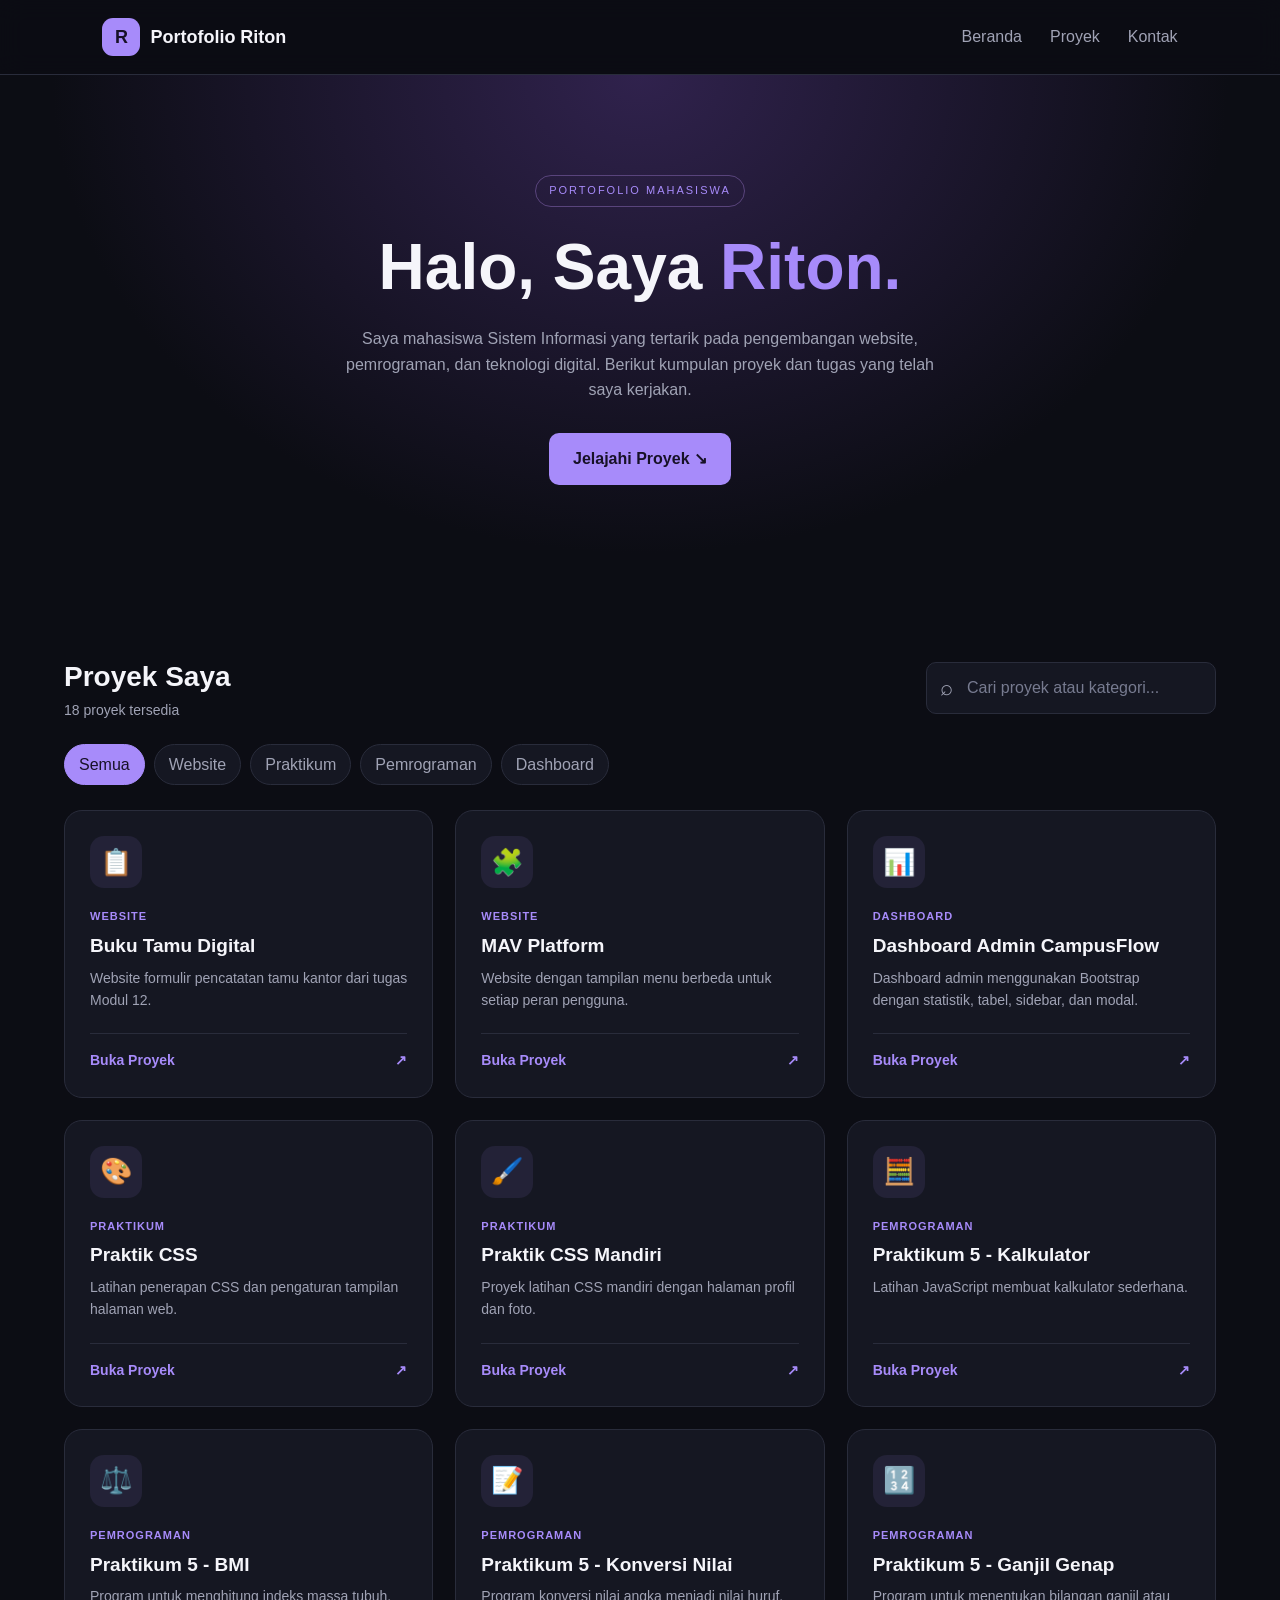
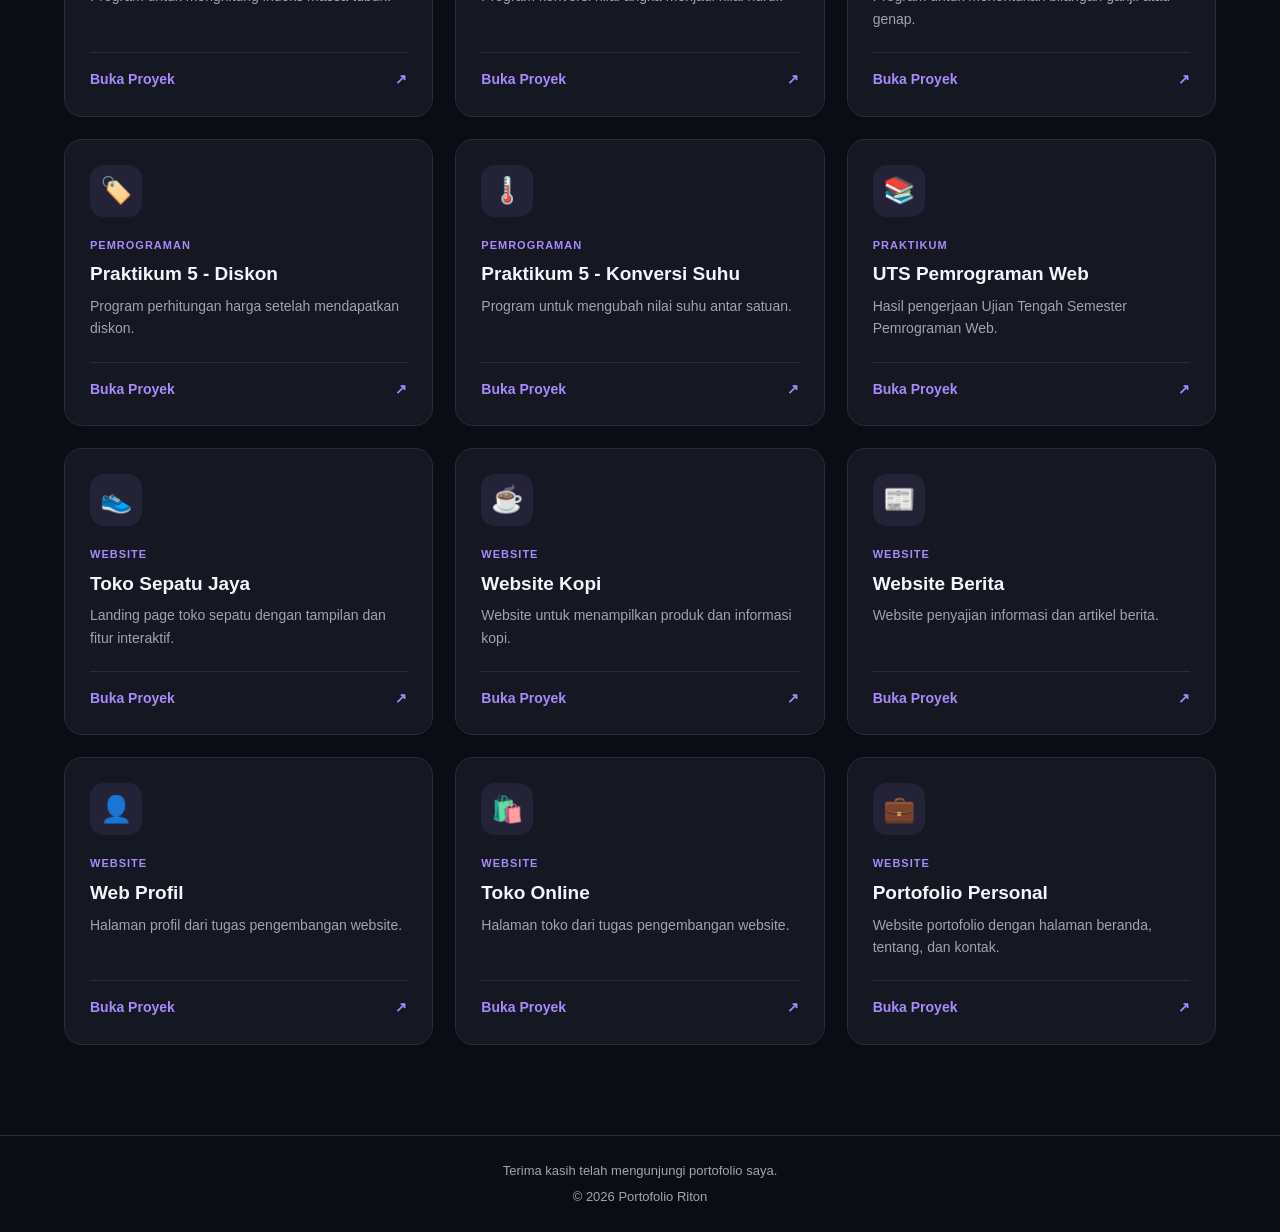
<file: index.html>
<!DOCTYPE html>
<html lang="id">
<head>
    <meta charset="UTF-8">
    <meta name="viewport" content="width=device-width, initial-scale=1.0">
    <meta name="description" content="Portofolio proyek dan tugas Riton, mahasiswa Sistem Informasi.">
    <title>Portofolio Riton</title>
    <link rel="stylesheet" href="style.css">
    <script src="script.js" defer></script>
</head>
<body>
    <!-- NAVBAR -->
    <header class="navbar">
        <a class="logo" href="#home" aria-label="Portofolio Riton - Beranda">
            <span class="logo-icon">R</span>
            <span>Portofolio Riton</span>
        </a>
        <nav aria-label="Navigasi utama">
            <a href="#home">Beranda</a>
            <a href="#projects">Proyek</a>
            <a href="#contact">Kontak</a>
        </nav>
    </header>

    <!-- HERO -->
    <section class="hero" id="home">
        <span class="badge">PORTOFOLIO MAHASISWA</span>
        <h1>Halo, Saya <span>Riton.</span></h1>
        <p>Saya mahasiswa Sistem Informasi yang tertarik pada pengembangan website, pemrograman, dan teknologi digital. Berikut kumpulan proyek dan tugas yang telah saya kerjakan.</p>
        <a href="#projects" class="btn-primary">Jelajahi Proyek <span aria-hidden="true">↘</span></a>
    </section>

    <!-- DAFTAR PROYEK -->
    <main class="projects" id="projects">
        <div class="section-header">
            <div>
                <h2>Proyek Saya</h2>
                <p id="project-count" aria-live="polite">Memuat proyek...</p>
            </div>
            <label class="search-wrap">
                <span class="search-icon" aria-hidden="true">⌕</span>
                <input type="search" id="search" placeholder="Cari proyek atau kategori..." aria-label="Cari proyek">
            </label>
        </div>

        <div class="filter-list" aria-label="Filter kategori">
            <button class="filter-btn active" type="button" data-category="Semua">Semua</button>
            <button class="filter-btn" type="button" data-category="Website">Website</button>
            <button class="filter-btn" type="button" data-category="Praktikum">Praktikum</button>
            <button class="filter-btn" type="button" data-category="Pemrograman">Pemrograman</button>
            <button class="filter-btn" type="button" data-category="Dashboard">Dashboard</button>
        </div>

        <div class="project-grid" id="project-list">
            <!-- Kartu proyek dibuat secara otomatis melalui script.js -->
        </div>
        <p id="empty-message" hidden>Proyek tidak ditemukan. Coba kata kunci atau kategori lain.</p>
    </main>

    <!-- FOOTER -->
    <footer id="contact">
        <p>Terima kasih telah mengunjungi portofolio saya.</p>
        <span>© <span id="year"></span> Portofolio Riton</span>
    </footer>
</body>
</html>
</file>
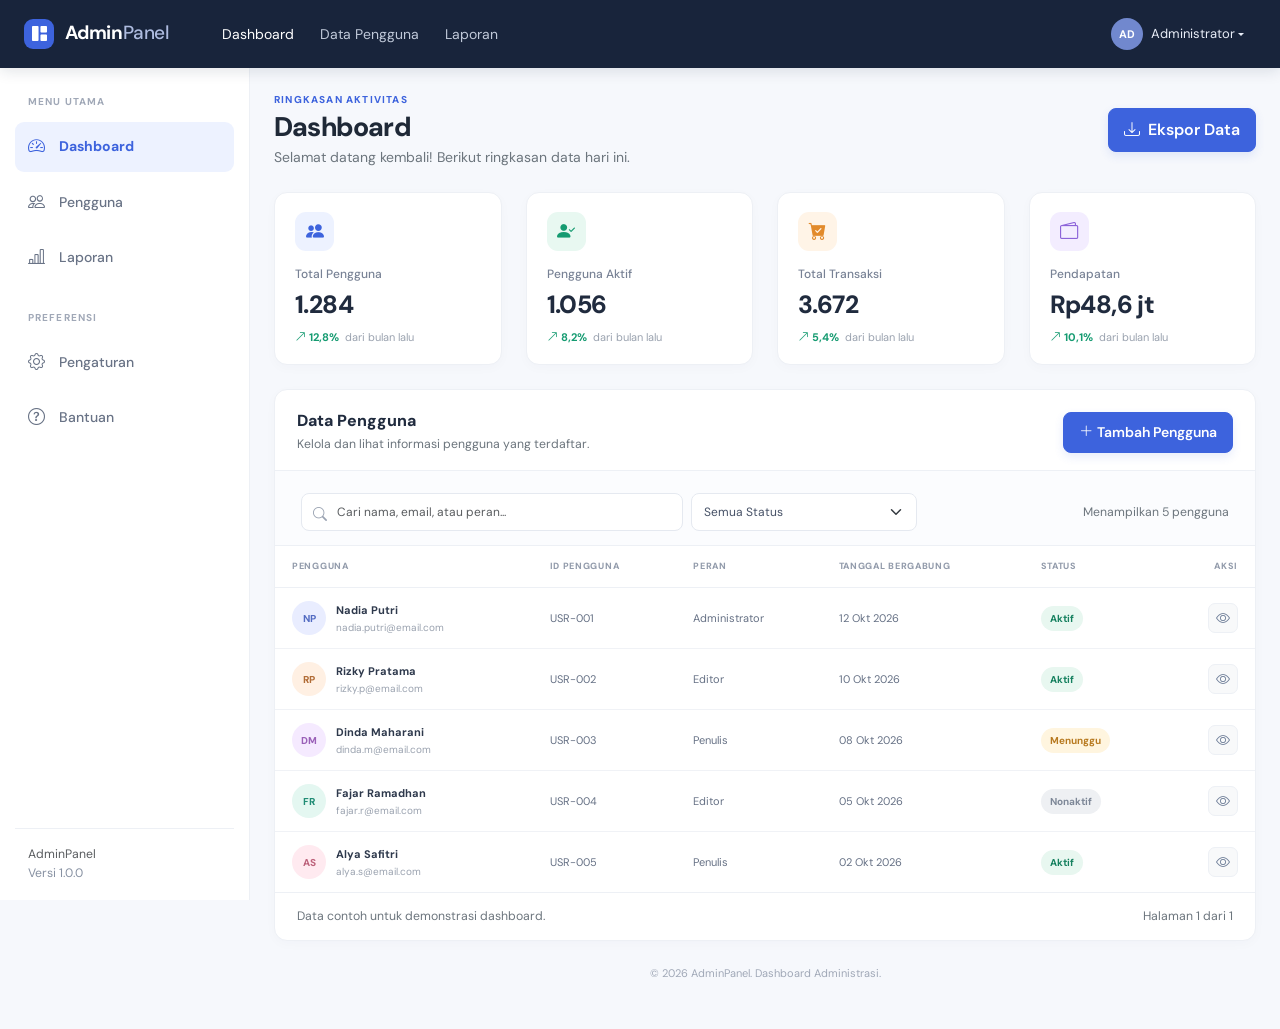
<file: Dashboard_H1101251042_RitonStefano/index.html>
<!doctype html>
<html lang="id">
<head>
  <meta charset="utf-8">
  <meta name="viewport" content="width=device-width, initial-scale=1">
  <title>AdminPanel | Dashboard</title>

  <!-- Bootstrap 5 CSS -->
  <link href="https://cdn.jsdelivr.net/npm/bootstrap@5.3.3/dist/css/bootstrap.min.css" rel="stylesheet">
  <!-- Bootstrap Icons -->
  <link href="https://cdn.jsdelivr.net/npm/bootstrap-icons@1.11.3/font/bootstrap-icons.min.css" rel="stylesheet">
  <!-- Custom CSS -->
  <link rel="stylesheet" href="css/style.css">
</head>
<body>
  <nav class="navbar navbar-expand-lg navbar-dark topbar fixed-top">
    <div class="container-fluid px-3 px-lg-4">
      <button class="btn btn-outline-light d-lg-none me-2" type="button"
              data-bs-toggle="offcanvas" data-bs-target="#sidebar" aria-controls="sidebar"
              aria-label="Buka menu navigasi">
        <i class="bi bi-list fs-5"></i>
      </button>
      <a class="navbar-brand fw-bold" href="#">
        <span class="brand-mark"><i class="bi bi-grid-1x2-fill"></i></span>
        Admin<span class="brand-light">Panel</span>
      </a>

      <div class="d-flex align-items-center ms-auto order-lg-3">
        <div class="dropdown">
          <button class="btn profile-button dropdown-toggle" type="button" data-bs-toggle="dropdown" aria-expanded="false">
            <span class="avatar">AD</span>
            <span class="d-none d-sm-inline ms-2">Administrator</span>
          </button>
          <ul class="dropdown-menu dropdown-menu-end shadow border-0 mt-2">
            <li><h6 class="dropdown-header">Akun Saya</h6></li>
            <li><a class="dropdown-item" href="#profil"><i class="bi bi-person me-2"></i>Profil</a></li>
            <li><a class="dropdown-item" href="#pengaturan"><i class="bi bi-gear me-2"></i>Pengaturan</a></li>
            <li><hr class="dropdown-divider"></li>
            <li><button class="dropdown-item text-danger" type="button" id="logoutButton"><i class="bi bi-box-arrow-right me-2"></i>Keluar</button></li>
          </ul>
        </div>
      </div>

      <div class="collapse navbar-collapse order-lg-2" id="topNavbar">
        <ul class="navbar-nav ms-lg-4">
          <li class="nav-item"><a class="nav-link active" href="#dashboard">Dashboard</a></li>
          <li class="nav-item"><a class="nav-link" href="#data-pengguna">Data Pengguna</a></li>
          <li class="nav-item"><a class="nav-link" href="#laporan">Laporan</a></li>
        </ul>
      </div>
      <button class="navbar-toggler ms-2 order-lg-4" type="button" data-bs-toggle="collapse" data-bs-target="#topNavbar" aria-controls="topNavbar" aria-expanded="false" aria-label="Tampilkan navigasi">
        <span class="navbar-toggler-icon"></span>
      </button>
    </div>
  </nav>

  <!-- Sidebar desktop: fixed; mobile: Bootstrap offcanvas -->
  <aside class="sidebar d-none d-lg-flex flex-column">
    <div class="sidebar-heading">MENU UTAMA</div>
    <a class="side-link active" href="#dashboard"><i class="bi bi-speedometer2"></i>Dashboard</a>
    <a class="side-link" href="#data-pengguna"><i class="bi bi-people"></i>Pengguna</a>
    <a class="side-link" href="#laporan"><i class="bi bi-bar-chart-line"></i>Laporan</a>
    <div class="sidebar-heading mt-4">PREFERENSI</div>
    <a class="side-link" href="#pengaturan"><i class="bi bi-gear"></i>Pengaturan</a>
    <a class="side-link" href="#bantuan"><i class="bi bi-question-circle"></i>Bantuan</a>
    <div class="sidebar-footer mt-auto">
      <div class="small text-muted">AdminPanel</div>
      <div class="small">Versi 1.0.0</div>
    </div>
  </aside>

  <div class="offcanvas offcanvas-start mobile-sidebar" tabindex="-1" id="sidebar" aria-labelledby="sidebarLabel">
    <div class="offcanvas-header">
      <h5 class="offcanvas-title fw-bold" id="sidebarLabel"><i class="bi bi-grid-1x2-fill me-2"></i>AdminPanel</h5>
      <button type="button" class="btn-close" data-bs-dismiss="offcanvas" aria-label="Tutup"></button>
    </div>
    <div class="offcanvas-body d-flex flex-column">
      <div class="sidebar-heading">MENU UTAMA</div>
      <a class="side-link active" href="#dashboard" data-bs-dismiss="offcanvas"><i class="bi bi-speedometer2"></i>Dashboard</a>
      <a class="side-link" href="#data-pengguna" data-bs-dismiss="offcanvas"><i class="bi bi-people"></i>Pengguna</a>
      <a class="side-link" href="#laporan" data-bs-dismiss="offcanvas"><i class="bi bi-bar-chart-line"></i>Laporan</a>
      <div class="sidebar-heading mt-4">PREFERENSI</div>
      <a class="side-link" href="#pengaturan" data-bs-dismiss="offcanvas"><i class="bi bi-gear"></i>Pengaturan</a>
      <a class="side-link" href="#bantuan" data-bs-dismiss="offcanvas"><i class="bi bi-question-circle"></i>Bantuan</a>
      <div class="sidebar-footer mt-auto"><div class="small text-muted">AdminPanel</div><div class="small">Versi 1.0.0</div></div>
    </div>
  </div>

  <main class="main-content" id="dashboard">
    <div class="container-fluid px-3 px-md-4 py-4">
      <div class="d-flex flex-wrap justify-content-between align-items-center gap-3 mb-4">
        <div>
          <p class="eyebrow mb-1">RINGKASAN AKTIVITAS</p>
          <h1 class="page-title mb-1">Dashboard</h1>
          <p class="text-secondary mb-0">Selamat datang kembali! Berikut ringkasan data hari ini.</p>
        </div>
        <button class="btn btn-primary-custom" type="button" id="exportButton">
          <i class="bi bi-download me-2"></i>Ekspor Data
        </button>
      </div>

      <section class="row g-3 g-xl-4 mb-4" aria-label="Statistik utama">
        <div class="col-12 col-sm-6 col-xl-3">
          <div class="stat-card">
            <div class="stat-icon icon-blue"><i class="bi bi-people-fill"></i></div>
            <div class="stat-label">Total Pengguna</div>
            <div class="stat-value" id="totalUsers">1.284</div>
            <div class="stat-foot"><span class="trend-up"><i class="bi bi-arrow-up-right"></i> 12,8%</span> dari bulan lalu</div>
          </div>
        </div>
        <div class="col-12 col-sm-6 col-xl-3">
          <div class="stat-card">
            <div class="stat-icon icon-green"><i class="bi bi-person-check-fill"></i></div>
            <div class="stat-label">Pengguna Aktif</div>
            <div class="stat-value">1.056</div>
            <div class="stat-foot"><span class="trend-up"><i class="bi bi-arrow-up-right"></i> 8,2%</span> dari bulan lalu</div>
          </div>
        </div>
        <div class="col-12 col-sm-6 col-xl-3">
          <div class="stat-card">
            <div class="stat-icon icon-orange"><i class="bi bi-cart-check-fill"></i></div>
            <div class="stat-label">Total Transaksi</div>
            <div class="stat-value">3.672</div>
            <div class="stat-foot"><span class="trend-up"><i class="bi bi-arrow-up-right"></i> 5,4%</span> dari bulan lalu</div>
          </div>
        </div>
        <div class="col-12 col-sm-6 col-xl-3">
          <div class="stat-card">
            <div class="stat-icon icon-purple"><i class="bi bi-wallet2"></i></div>
            <div class="stat-label">Pendapatan</div>
            <div class="stat-value">Rp48,6 jt</div>
            <div class="stat-foot"><span class="trend-up"><i class="bi bi-arrow-up-right"></i> 10,1%</span> dari bulan lalu</div>
          </div>
        </div>
      </section>

      <section class="content-panel" id="data-pengguna">
        <div class="panel-header">
          <div>
            <h2 class="section-title mb-1">Data Pengguna</h2>
            <p class="text-secondary small mb-0">Kelola dan lihat informasi pengguna yang terdaftar.</p>
          </div>
          <button class="btn btn-primary-custom btn-sm" type="button" id="addUserButton">
            <i class="bi bi-plus-lg me-1"></i>Tambah Pengguna
          </button>
        </div>

        <div class="toolbar row g-2 align-items-center">
          <div class="col-12 col-md-6 col-lg-5">
            <div class="search-wrap">
              <i class="bi bi-search"></i>
              <input type="search" class="form-control" id="searchInput" placeholder="Cari nama, email, atau peran..." aria-label="Cari pengguna">
            </div>
          </div>
          <div class="col-12 col-md-4 col-lg-3">
            <select class="form-select" id="statusFilter" aria-label="Filter status">
              <option value="">Semua Status</option>
              <option value="Aktif">Aktif</option>
              <option value="Nonaktif">Nonaktif</option>
              <option value="Menunggu">Menunggu</option>
            </select>
          </div>
          <div class="col-12 col-md-2 col-lg-4 text-md-end">
            <span class="small text-secondary" id="resultCount" aria-live="polite">Menampilkan 5 pengguna</span>
          </div>
        </div>

        <div class="table-responsive">
          <table class="table align-middle user-table mb-0">
            <thead>
              <tr>
                <th scope="col">PENGGUNA</th>
                <th scope="col">ID PENGGUNA</th>
                <th scope="col">PERAN</th>
                <th scope="col">TANGGAL BERGABUNG</th>
                <th scope="col">STATUS</th>
                <th scope="col" class="text-end">AKSI</th>
              </tr>
            </thead>
            <tbody id="userTableBody">
              <tr data-name="Nadia Putri" data-email="nadia.putri@email.com" data-role="Administrator" data-id="USR-001" data-date="12 Okt 2026" data-status="Aktif">
                <td><div class="user-cell"><span class="user-avatar avatar-a">NP</span><div><div class="user-name">Nadia Putri</div><div class="user-email">nadia.putri@email.com</div></div></div></td>
                <td>USR-001</td><td>Administrator</td><td>12 Okt 2026</td><td><span class="status-badge status-active">Aktif</span></td>
                <td class="text-end"><button class="btn btn-light btn-sm detail-button" type="button" aria-label="Lihat detail Nadia Putri"><i class="bi bi-eye"></i></button></td>
              </tr>
              <tr data-name="Rizky Pratama" data-email="rizky.p@email.com" data-role="Editor" data-id="USR-002" data-date="10 Okt 2026" data-status="Aktif">
                <td><div class="user-cell"><span class="user-avatar avatar-b">RP</span><div><div class="user-name">Rizky Pratama</div><div class="user-email">rizky.p@email.com</div></div></div></td>
                <td>USR-002</td><td>Editor</td><td>10 Okt 2026</td><td><span class="status-badge status-active">Aktif</span></td>
                <td class="text-end"><button class="btn btn-light btn-sm detail-button" type="button" aria-label="Lihat detail Rizky Pratama"><i class="bi bi-eye"></i></button></td>
              </tr>
              <tr data-name="Dinda Maharani" data-email="dinda.m@email.com" data-role="Penulis" data-id="USR-003" data-date="08 Okt 2026" data-status="Menunggu">
                <td><div class="user-cell"><span class="user-avatar avatar-c">DM</span><div><div class="user-name">Dinda Maharani</div><div class="user-email">dinda.m@email.com</div></div></div></td>
                <td>USR-003</td><td>Penulis</td><td>08 Okt 2026</td><td><span class="status-badge status-pending">Menunggu</span></td>
                <td class="text-end"><button class="btn btn-light btn-sm detail-button" type="button" aria-label="Lihat detail Dinda Maharani"><i class="bi bi-eye"></i></button></td>
              </tr>
              <tr data-name="Fajar Ramadhan" data-email="fajar.r@email.com" data-role="Editor" data-id="USR-004" data-date="05 Okt 2026" data-status="Nonaktif">
                <td><div class="user-cell"><span class="user-avatar avatar-d">FR</span><div><div class="user-name">Fajar Ramadhan</div><div class="user-email">fajar.r@email.com</div></div></div></td>
                <td>USR-004</td><td>Editor</td><td>05 Okt 2026</td><td><span class="status-badge status-inactive">Nonaktif</span></td>
                <td class="text-end"><button class="btn btn-light btn-sm detail-button" type="button" aria-label="Lihat detail Fajar Ramadhan"><i class="bi bi-eye"></i></button></td>
              </tr>
              <tr data-name="Alya Safitri" data-email="alya.s@email.com" data-role="Penulis" data-id="USR-005" data-date="02 Okt 2026" data-status="Aktif">
                <td><div class="user-cell"><span class="user-avatar avatar-e">AS</span><div><div class="user-name">Alya Safitri</div><div class="user-email">alya.s@email.com</div></div></div></td>
                <td>USR-005</td><td>Penulis</td><td>02 Okt 2026</td><td><span class="status-badge status-active">Aktif</span></td>
                <td class="text-end"><button class="btn btn-light btn-sm detail-button" type="button" aria-label="Lihat detail Alya Safitri"><i class="bi bi-eye"></i></button></td>
              </tr>
            </tbody>
          </table>
          <div class="empty-state d-none" id="emptyState">
            <i class="bi bi-search"></i>
            <p class="mb-0">Data pengguna tidak ditemukan.</p>
          </div>
        </div>
        <div class="panel-footer">
          <span class="small text-secondary">Data contoh untuk demonstrasi dashboard.</span>
          <div class="small text-secondary">Halaman 1 dari 1</div>
        </div>
      </section>

      <div class="footer-note text-center py-4" id="laporan">© 2026 AdminPanel. Dashboard Administrasi.</div>
    </div>
  </main>

  <!-- Modal detail pengguna -->
  <div class="modal fade" id="userDetailModal" tabindex="-1" aria-labelledby="userDetailTitle" aria-hidden="true">
    <div class="modal-dialog modal-dialog-centered">
      <div class="modal-content border-0">
        <div class="modal-header">
          <div><p class="eyebrow mb-1">INFORMASI PENGGUNA</p><h5 class="modal-title fw-bold" id="userDetailTitle">Detail Pengguna</h5></div>
          <button type="button" class="btn-close" data-bs-dismiss="modal" aria-label="Tutup"></button>
        </div>
        <div class="modal-body">
          <div class="detail-profile mb-4">
            <span class="user-avatar avatar-a" id="detailAvatar">NP</span>
            <div><div class="fw-semibold" id="detailName">Nadia Putri</div><div class="text-secondary small" id="detailEmail">nadia.putri@email.com</div></div>
          </div>
          <div class="detail-grid">
            <div><span>ID Pengguna</span><strong id="detailId">USR-001</strong></div>
            <div><span>Peran</span><strong id="detailRole">Administrator</strong></div>
            <div><span>Tanggal Bergabung</span><strong id="detailDate">12 Okt 2026</strong></div>
            <div><span>Status</span><strong id="detailStatus">Aktif</strong></div>
          </div>
        </div>
        <div class="modal-footer"><button type="button" class="btn btn-primary-custom" data-bs-dismiss="modal">Tutup</button></div>
      </div>
    </div>
  </div>

  <!-- Modal tambah pengguna -->
  <div class="modal fade" id="addUserModal" tabindex="-1" aria-labelledby="addUserTitle" aria-hidden="true">
    <div class="modal-dialog modal-dialog-centered">
      <form class="modal-content border-0" id="addUserForm">
        <div class="modal-header">
          <div><p class="eyebrow mb-1">MANAJEMEN AKUN</p><h5 class="modal-title fw-bold" id="addUserTitle">Tambah Pengguna</h5></div>
          <button type="button" class="btn-close" data-bs-dismiss="modal" aria-label="Tutup"></button>
        </div>
        <div class="modal-body">
          <div class="mb-3"><label for="newName" class="form-label">Nama lengkap</label><input class="form-control" id="newName" required maxlength="60" placeholder="Masukkan nama"></div>
          <div class="mb-3"><label for="newEmail" class="form-label">Alamat email</label><input type="email" class="form-control" id="newEmail" required placeholder="nama@email.com"></div>
          <div class="mb-3"><label for="newRole" class="form-label">Peran</label><select class="form-select" id="newRole" required><option value="Penulis">Penulis</option><option value="Editor">Editor</option><option value="Administrator">Administrator</option></select></div>
          <div><label for="newStatus" class="form-label">Status</label><select class="form-select" id="newStatus"><option>Aktif</option><option>Menunggu</option><option>Nonaktif</option></select></div>
          <div class="small text-secondary mt-3">Pengguna baru akan ditambahkan ke tabel pada halaman ini.</div>
        </div>
        <div class="modal-footer"><button type="button" class="btn btn-light" data-bs-dismiss="modal">Batal</button><button type="submit" class="btn btn-primary-custom">Simpan Pengguna</button></div>
      </form>
    </div>
  </div>

  <div class="toast-container position-fixed bottom-0 end-0 p-3">
    <div id="appToast" class="toast border-0 shadow" role="status" aria-live="polite" aria-atomic="true">
      <div class="toast-header"><i class="bi bi-check-circle-fill text-success me-2"></i><strong class="me-auto">AdminPanel</strong><small>Baru saja</small><button type="button" class="btn-close" data-bs-dismiss="toast" aria-label="Tutup"></button></div>
      <div class="toast-body" id="toastMessage">Aksi berhasil dilakukan.</div>
    </div>
  </div>

  <!-- Bootstrap JS Bundle includes Popper for dropdown, modal, offcanvas and toast -->
  <script src="https://cdn.jsdelivr.net/npm/bootstrap@5.3.3/dist/js/bootstrap.bundle.min.js"></script>
  <script>
    const detailModal = new bootstrap.Modal(document.getElementById('userDetailModal'));
    const addModal = new bootstrap.Modal(document.getElementById('addUserModal'));
    const toast = new bootstrap.Toast(document.getElementById('appToast'));
    const tableBody = document.getElementById('userTableBody');
    const searchInput = document.getElementById('searchInput');
    const statusFilter = document.getElementById('statusFilter');

    function showToast(message) {
      document.getElementById('toastMessage').textContent = message;
      toast.show();
    }

    function applyFilters() {
      const keyword = searchInput.value.trim().toLowerCase();
      const status = statusFilter.value;
      let visible = 0;
      [...tableBody.rows].forEach(row => {
        const matchesKeyword = row.innerText.toLowerCase().includes(keyword);
        const matchesStatus = !status || row.dataset.status === status;
        const show = matchesKeyword && matchesStatus;
        row.classList.toggle('d-none', !show);
        if (show) visible++;
      });
      document.getElementById('resultCount').textContent = `Menampilkan ${visible} pengguna`;
      document.getElementById('emptyState').classList.toggle('d-none', visible !== 0);
    }
    searchInput.addEventListener('input', applyFilters);
    statusFilter.addEventListener('change', applyFilters);

    tableBody.addEventListener('click', event => {
      const button = event.target.closest('.detail-button');
      if (!button) return;
      const row = button.closest('tr');
      document.getElementById('detailName').textContent = row.dataset.name;
      document.getElementById('detailEmail').textContent = row.dataset.email;
      document.getElementById('detailId').textContent = row.dataset.id;
      document.getElementById('detailRole').textContent = row.dataset.role;
      document.getElementById('detailDate').textContent = row.dataset.date;
      document.getElementById('detailStatus').textContent = row.dataset.status;
      document.getElementById('detailAvatar').textContent = row.dataset.name.split(' ').map(part => part[0]).slice(0, 2).join('').toUpperCase();
      detailModal.show();
    });

    document.getElementById('addUserButton').addEventListener('click', () => addModal.show());

    document.getElementById('addUserForm').addEventListener('submit', event => {
      event.preventDefault();
      const name = document.getElementById('newName').value.trim();
      const email = document.getElementById('newEmail').value.trim();
      const role = document.getElementById('newRole').value;
      const status = document.getElementById('newStatus').value;
      if (!name || !email) return;

      const id = `USR-${String(tableBody.rows.length + 1).padStart(3, '0')}`;
      const initials = name.split(' ').map(part => part[0]).slice(0, 2).join('').toUpperCase();
      const colors = ['avatar-a', 'avatar-b', 'avatar-c', 'avatar-d', 'avatar-e'];
      const avatarClass = colors[tableBody.rows.length % colors.length];
      const date = new Intl.DateTimeFormat('id-ID', { day: '2-digit', month: 'short', year: 'numeric' }).format(new Date());

      const row = document.createElement('tr');
      row.dataset.name = name;
      row.dataset.email = email;
      row.dataset.role = role;
      row.dataset.id = id;
      row.dataset.date = date;
      row.dataset.status = status;

      const cells = [
        `<div class="user-cell"><span class="user-avatar ${avatarClass}">${initials}</span><div><div class="user-name"></div><div class="user-email"></div></div></div>`,
        id, role, date,
        `<span class="status-badge ${status === 'Aktif' ? 'status-active' : status === 'Menunggu' ? 'status-pending' : 'status-inactive'}">${status}</span>`,
        '<button class="btn btn-light btn-sm detail-button" type="button" aria-label="Lihat detail pengguna"><i class="bi bi-eye"></i></button>'
      ];
      cells.forEach((content, index) => {
        const cell = document.createElement('td');
        if (index === 0) {
          cell.innerHTML = content;
          cell.querySelector('.user-name').textContent = name;
          cell.querySelector('.user-email').textContent = email;
        } else if (index === 5) {
          cell.className = 'text-end';
          cell.innerHTML = content;
        } else if (index === 4) {
          cell.innerHTML = content;
        } else {
          cell.textContent = content;
        }
        row.appendChild(cell);
      });
      tableBody.appendChild(row);
      document.getElementById('addUserForm').reset();
      addModal.hide();
      applyFilters();
      document.getElementById('totalUsers').textContent = (1284 + tableBody.rows.length - 5).toLocaleString('id-ID');
      showToast(`${name} berhasil ditambahkan.`);
    });

    document.getElementById('exportButton').addEventListener('click', () => {
      const headers = ['Nama', 'Email', 'ID Pengguna', 'Peran', 'Tanggal Bergabung', 'Status'];
      const rows = [...tableBody.rows].map(row => [
        row.dataset.name, row.dataset.email, row.dataset.id, row.dataset.role, row.dataset.date, row.dataset.status
      ]);
      const csv = [headers, ...rows].map(row => row.map(value => `"${String(value).replace(/"/g, '""')}"`).join(',')).join('\n');
      const blob = new Blob(['\uFEFF' + csv], { type: 'text/csv;charset=utf-8;' });
      const url = URL.createObjectURL(blob);
      const link = document.createElement('a');
      link.href = url;
      link.download = 'data-pengguna.csv';
      link.click();
      URL.revokeObjectURL(url);
      showToast('Data pengguna berhasil diekspor ke CSV.');
    });

    document.getElementById('logoutButton').addEventListener('click', () => showToast('Ini merupakan demo, sehingga sesi tidak benar-benar diakhiri.'));
  </script>
</body>
</html>
</file>
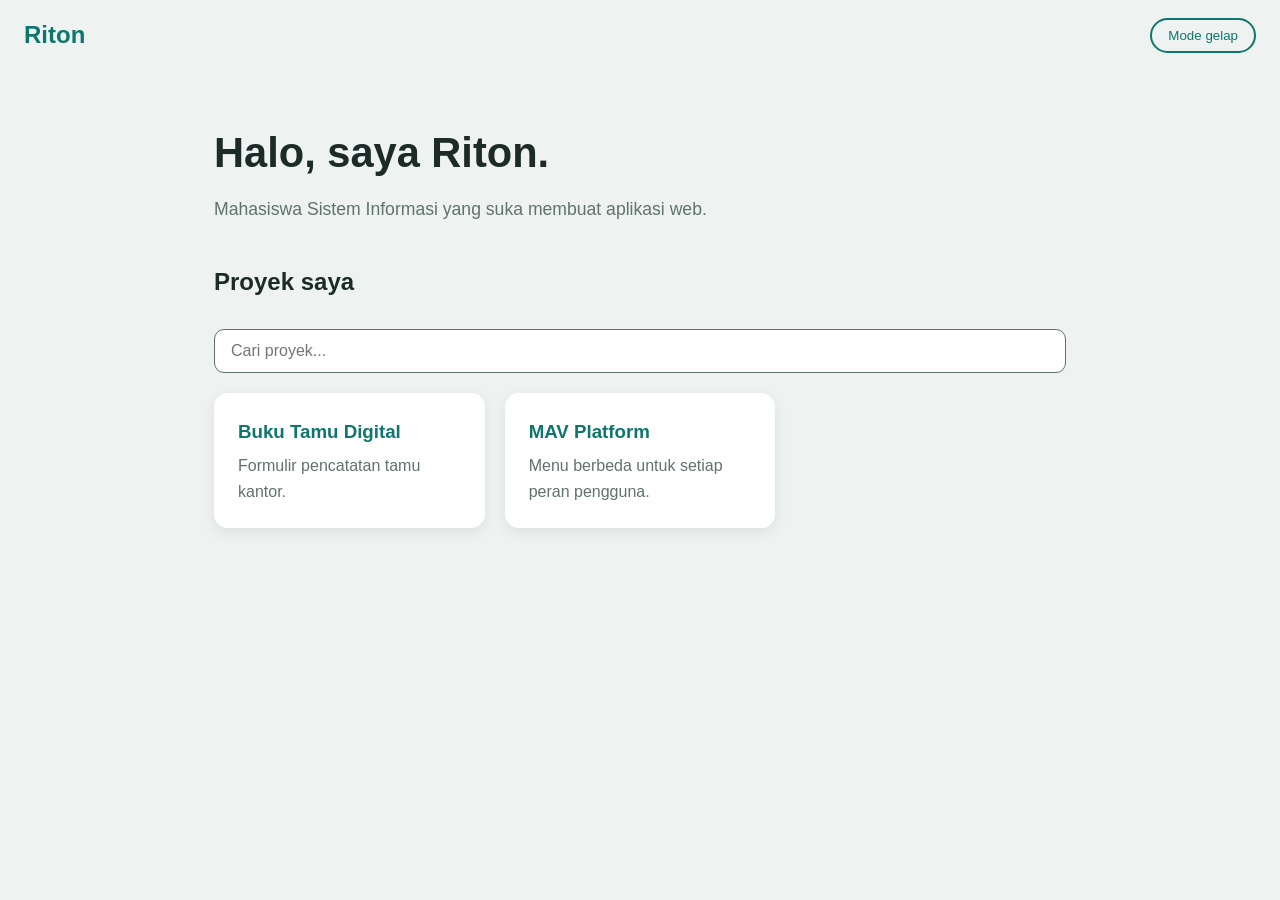
<file: MODUL12/index.html>
<!DOCTYPE html>
<html lang="id">

<head>
    <meta charset="UTF-8">
    <meta name="viewport" content="width=device-width, initial-scale=1">
    <title>Portofolio Riton</title> <!-- Menghubungkan file CSS -->
    <link rel="stylesheet" href="style.css">
</head>

<body> <!-- ===== Bagian atas ===== -->
    <header class="header">
        <h2 class="logo">Riton</h2> <button id="tombol-tema">Mode gelap</button>
    </header>
    <main class="isi"> <!-- ===== Perkenalan ===== -->
        <section class="perkenalan">
            <h1>Halo, saya Riton.</h1>
            <p>Mahasiswa Sistem Informasi yang suka membuat aplikasi web.</p>
        </section> <!-- ===== Daftar proyek ===== -->
        <h2>Proyek saya</h2> <!-- Kotak pencarian (dipakai oleh script.js) --> <input type="text" id="cari"
            placeholder="Cari proyek...">
        <section class="daftar-proyek">
            <!-- Satu kartu = satu proyek.            href mengarah ke index.html di dalam folder proyek tersebut. -->
            <a class="kartu" href="buku-tamu-digital/index.html">
                <h3>Buku Tamu Digital</h3>
                <p>Formulir pencatatan tamu kantor.</p>
            </a> <a class="kartu" href="mav-platform/index.html">
                <h3>MAV Platform</h3>
                <p>Menu berbeda untuk setiap peran pengguna.</p>
            </a>
            <!-- Mau menambah proyek? Salin satu blok <a class="kartu"> di atas, lalu ubah href, judul, dan deskripsinya. -->
        </section>
        <p id="pesan-kosong" class="pesan-kosong">Proyek tidak ditemukan.</p>
    </main> <!-- Menghubungkan file JavaScript (letakkan paling bawah) -->
    <script src="script.js"></script>
</body>

</html>
</file>
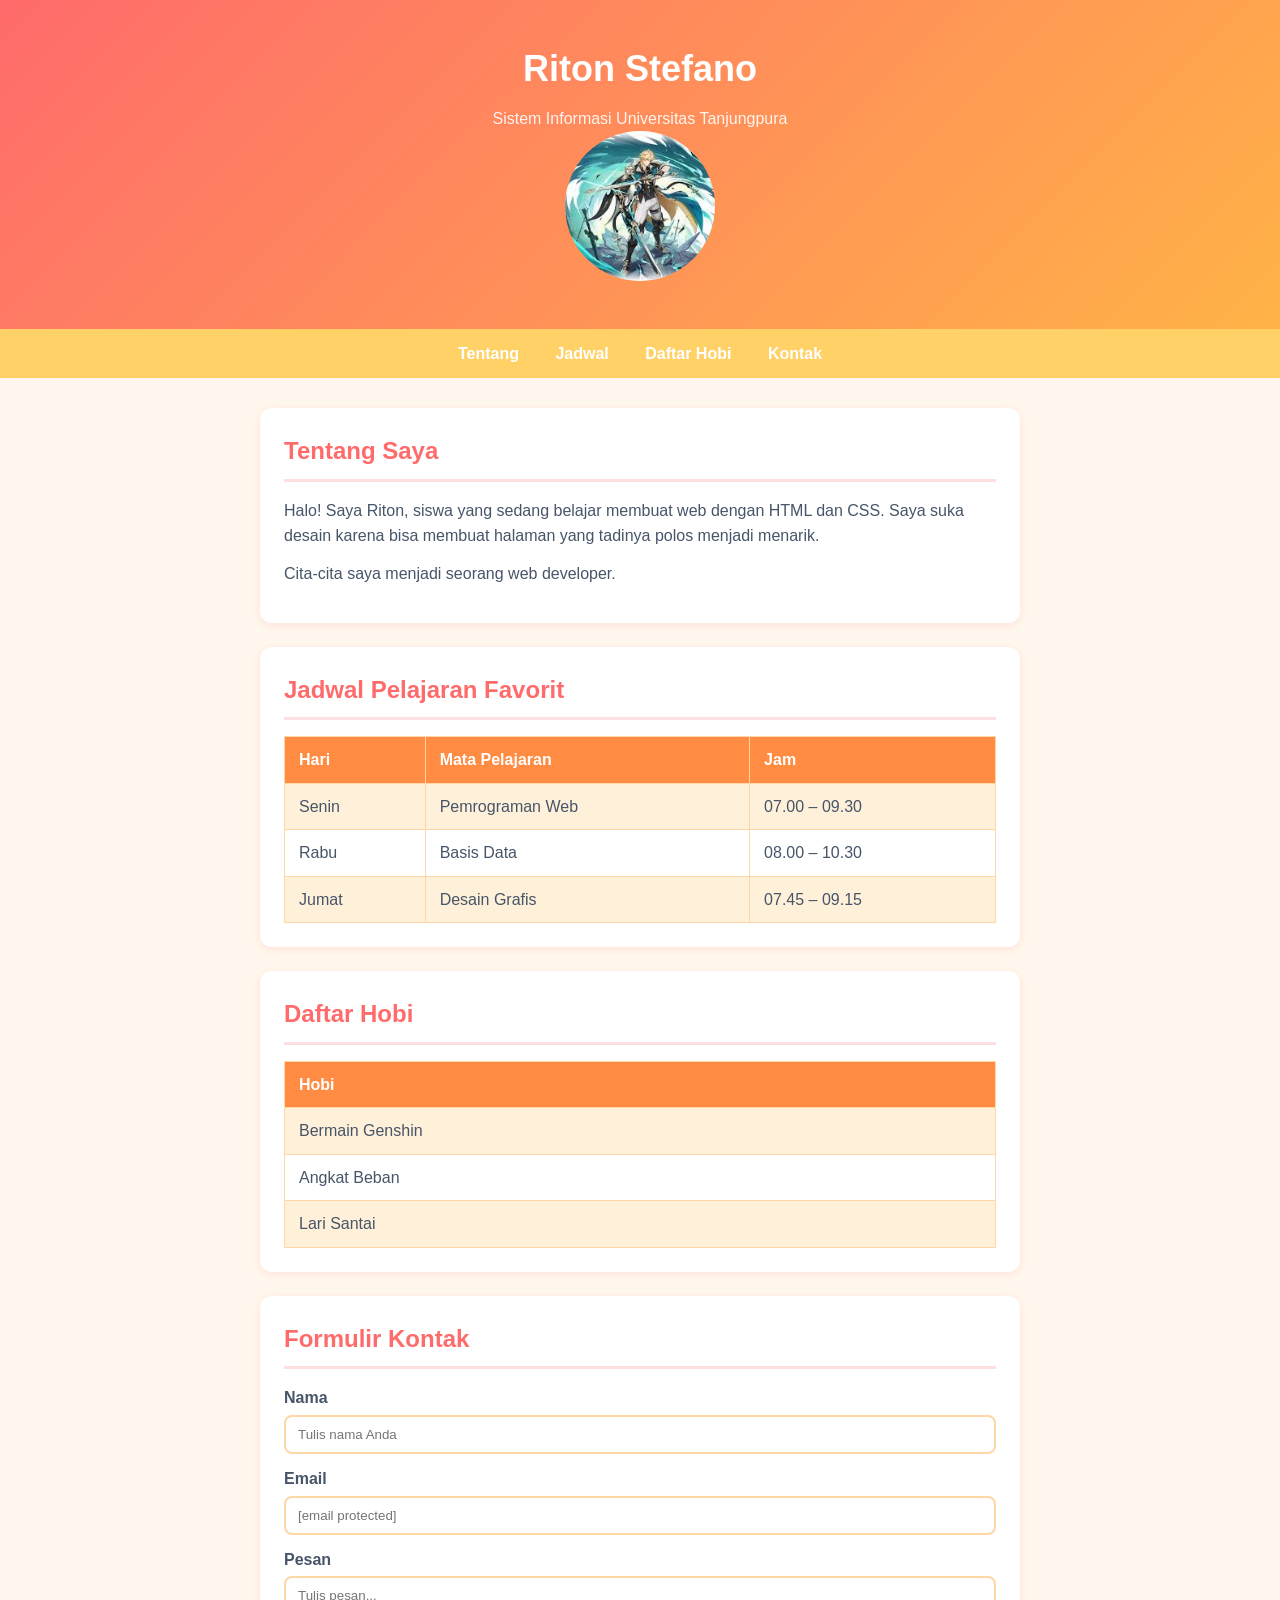
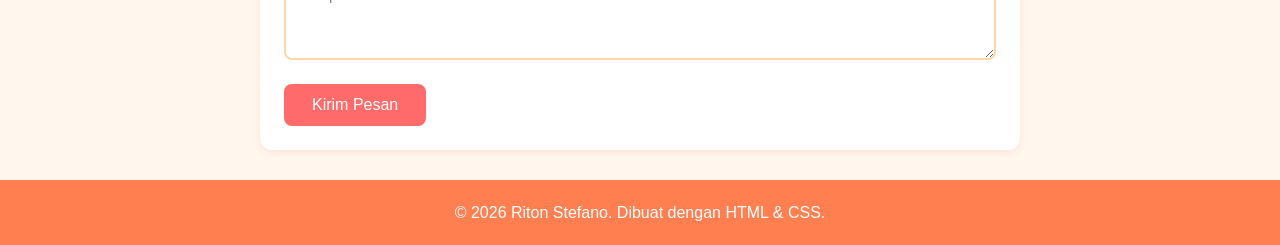
<file: PRAKTIK-CSS/INDEX.HTML>
<!DOCTYPE html>
<html lang="id">

<head>
    <meta charset="UTF-8">
    <meta name="viewport" content="width=device-width, initial-scale=1.0">
    <title>Profil Saya</title>
    <link rel="stylesheet" href="style.css">
</head>

<body>

    <header class="header">
        <h1>Riton Stefano</h1>
        <p>Sistem Informasi Universitas Tanjungpura</p>
        <img src="varkatest.jpg" alt="Ini Harusnya Foto Varka">
    </header>

    <nav class="nav">
        <a href="#tentang">Tentang</a>
        <a href="#jadwal">Jadwal</a>
        <a href="#hobi">Daftar Hobi</a>
        <a href="#kontak">Kontak</a>
    </nav>

    <main class="konten">
        <section id="tentang">
            <h2>Tentang Saya</h2>
            <p>Halo! Saya Riton, siswa yang sedang belajar membuat web
                dengan HTML dan CSS. Saya suka desain karena bisa membuat
                halaman yang tadinya polos menjadi menarik.</p>
            <p>Cita-cita saya menjadi seorang web developer.</p>
        </section>

        <section id="jadwal">
            <h2>Jadwal Pelajaran Favorit</h2>
            <table>
                <tr>
                    <th>Hari</th>
                    <th>Mata Pelajaran</th>
                    <th>Jam</th>
                </tr>
                <tr>
                    <td>Senin</td>
                    <td>Pemrograman Web</td>
                    <td>07.00 – 09.30</td>
                </tr>
                <tr>
                    <td>Rabu</td>
                    <td>Basis Data</td>
                    <td>08.00 – 10.30</td>
                </tr>
                <tr>
                    <td>Jumat</td>
                    <td>Desain Grafis</td>
                    <td>07.45 – 09.15</td>
                </tr>
            </table>
        </section>

        <section id="hobi">
            <h2>Daftar Hobi</h2>
            <table>
                <tr>
                    <th>Hobi</th>
                </tr>
                <tr>
                    <td>Bermain Genshin</td>
                </tr>
                <tr>
                    <td>Angkat Beban</td>
                </tr>
                <tr>
                    <td>Lari Santai</td>
                </tr>
            </table>
        </section>

        <section id="kontak">
            <h2>Formulir Kontak</h2>
            <form>
                <label for="nama">Nama</label>
                <input type="text" id="nama" placeholder="Tulis nama Anda">
                <label for="email">Email</label>
                <input type="email" id="email" placeholder="[email protected]">
                <label for="pesan">Pesan</label>
                <textarea id="pesan" rows="4" placeholder="Tulis pesan..."></textarea>
                <button type="submit">Kirim Pesan</button>
            </form>
        </section>
    </main>

    <footer class="footer">
        <p>&copy; 2026 Riton Stefano. Dibuat dengan HTML &amp; CSS.</p>
    </footer>

</body>

</html>
</file>
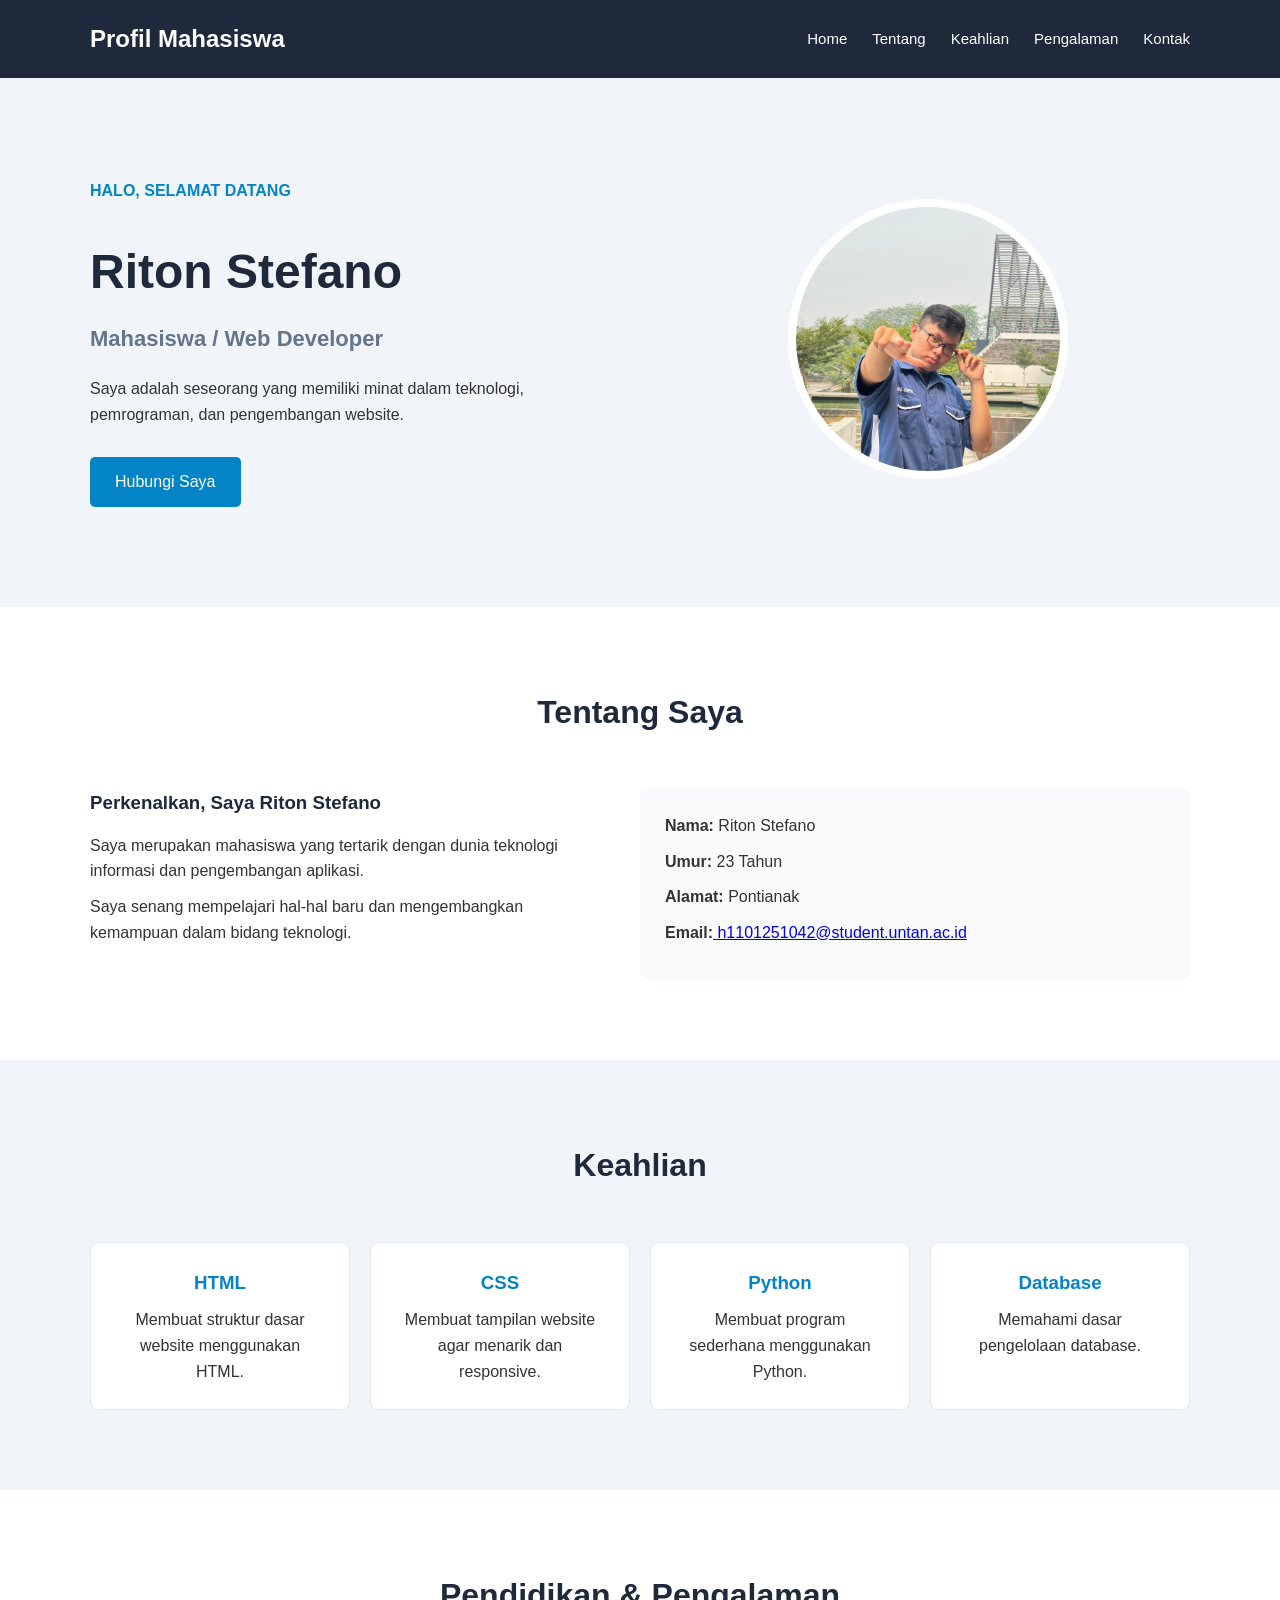
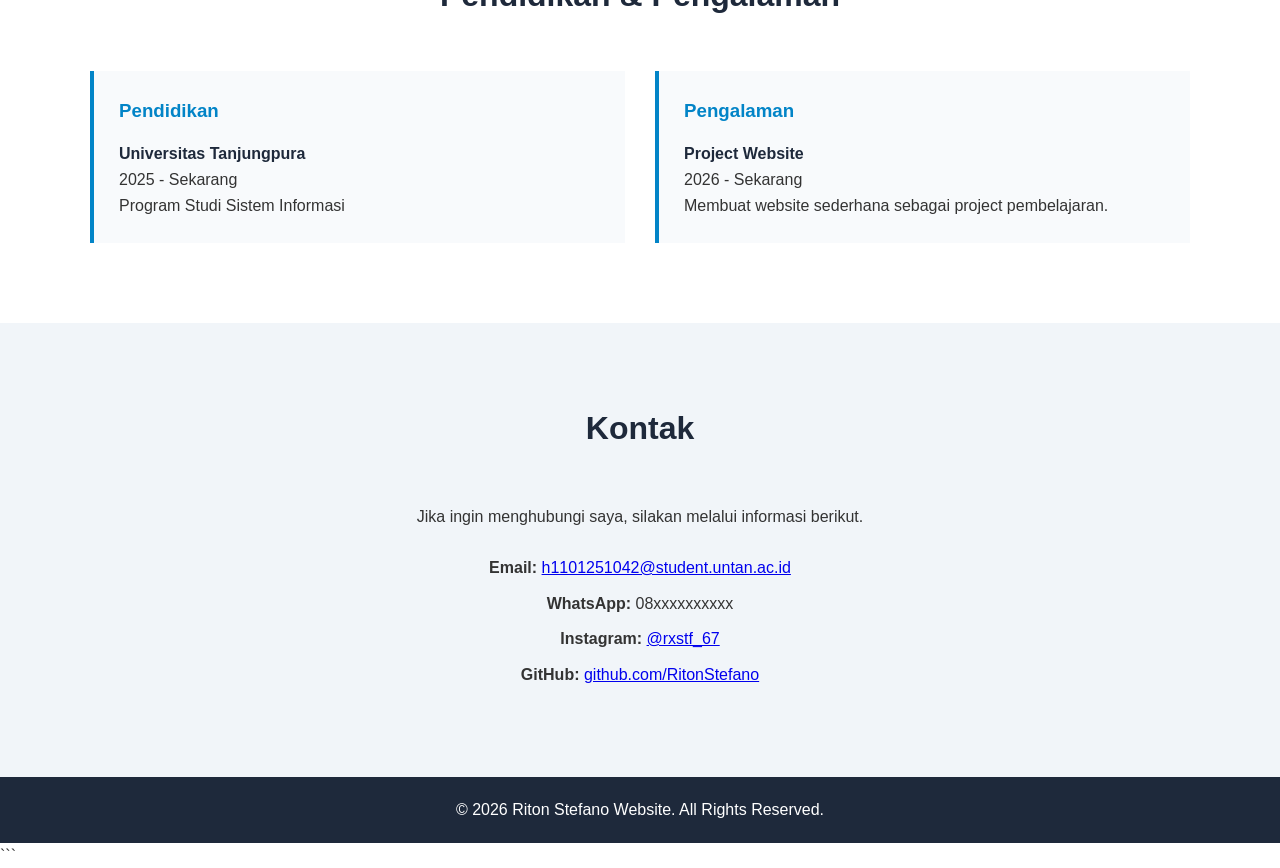
<file: PraktikCSS-Mandiri/index.html>
<!DOCTYPE html>
<html lang="id">
<head>
    <meta charset="UTF-8">
    <meta name="viewport" content="width=device-width, initial-scale=1.0">

    <title>Profil Saya</title>

    <!-- Menghubungkan HTML dengan CSS -->
    <link rel="stylesheet" href="style.css">
</head>

<body>

    <!-- ===== NAVBAR ===== -->
    <header class="header">
        <div class="container">

            <h1 class="logo">Profil Mahasiswa</h1>

            <nav class="navbar">
                <a href="#home">Home</a>
                <a href="#about">Tentang</a>
                <a href="#skills">Keahlian</a>
                <a href="#experience">Pengalaman</a>
                <a href="#contact">Kontak</a>
            </nav>

        </div>
    </header>


    <!-- ===== HOME / HERO ===== -->
    <section id="home" class="hero">

        <div class="container hero-content">

            <div class="hero-text">
                <p class="subtitle">HALO, SELAMAT DATANG</p>

                <h2>Riton Stefano</h2>

                <h3>Mahasiswa / Web Developer</h3>

                <p>
                    Saya adalah seseorang yang memiliki minat dalam
                    teknologi, pemrograman, dan pengembangan website.
                </p>

                <a href="#contact" class="button">
                    Hubungi Saya
                </a>
            </div>

            <div class="hero-image">
                <img src="FotoSaya.jpeg" alt="Foto Profil">
            </div>

        </div>

    </section>


    <!-- ===== TENTANG ===== -->
    <section id="about" class="section">

        <div class="container">

            <h2 class="section-title">Tentang Saya</h2>

            <div class="about-content">

                <div>
                    <h3>Perkenalkan, Saya Riton Stefano</h3>

                    <p>
                        Saya merupakan mahasiswa yang tertarik dengan
                        dunia teknologi informasi dan pengembangan
                        aplikasi.
                    </p>

                    <p>
                        Saya senang mempelajari hal-hal baru dan
                        mengembangkan kemampuan dalam bidang teknologi.
                    </p>
                </div>

                <div class="about-info">

                    <p><strong>Nama:</strong> Riton Stefano</p>
                    <p><strong>Umur:</strong> 23 Tahun</p>
                    <p><strong>Alamat:</strong> Pontianak</p>
                    <p><strong>Email:</strong><a href="#contact"> h1101251042@student.untan.ac.id</a></p>

                </div>

            </div>

        </div>

    </section>


    <!-- ===== KEAHLIAN ===== -->
    <section id="skills" class="section skills-section">

        <div class="container">

            <h2 class="section-title">Keahlian</h2>

            <div class="skills">

                <div class="skill-card">
                    <h3>HTML</h3>
                    <p>
                        Membuat struktur dasar website
                        menggunakan HTML.
                    </p>
                </div>

                <div class="skill-card">
                    <h3>CSS</h3>
                    <p>
                        Membuat tampilan website agar
                        menarik dan responsive.
                    </p>
                </div>

                <div class="skill-card">
                    <h3>Python</h3>
                    <p>
                        Membuat program sederhana
                        menggunakan Python.
                    </p>
                </div>

                <div class="skill-card">
                    <h3>Database</h3>
                    <p>
                        Memahami dasar pengelolaan
                        database.
                    </p>
                </div>

            </div>

        </div>

    </section>


    <!-- ===== PENGALAMAN ===== -->
    <section id="experience" class="section">

        <div class="container">

            <h2 class="section-title">Pendidikan & Pengalaman</h2>

            <div class="experience">

                <div class="experience-card">

                    <h3>Pendidikan</h3>

                    <h4>Universitas Tanjungpura</h4>

                    <p>2025 - Sekarang</p>

                    <p>
                        Program Studi Sistem Informasi
                    </p>

                </div>


                <div class="experience-card">

                    <h3>Pengalaman</h3>

                    <h4>Project Website</h4>

                    <p>2026 - Sekarang</p>

                    <p>
                        Membuat website sederhana sebagai
                        project pembelajaran.
                    </p>

                </div>

            </div>

        </div>

    </section>


    <!-- ===== KONTAK ===== -->
    <section id="contact" class="section contact-section">

        <div class="container">

            <h2 class="section-title">Kontak</h2>

            <p class="contact-text">
                Jika ingin menghubungi saya, silakan melalui
                informasi berikut.
            </p>

            <div class="contact-info">

                <p>
                    <strong>Email:</strong>
                    <a href="mailto:h1101251042@student.untan.ac.id">h1101251042@student.untan.ac.id</a>
                </p>

                <p>
                    <strong>WhatsApp:</strong>
                    08xxxxxxxxxx
                </p>

                <p>
                    <strong>Instagram:</strong>
                    <a href="https://instagram.com/rxstf_67">@rxstf_67</a>
                </p>

                <p>
                    <strong>GitHub:</strong>
                    <a href="https://github.com/RitonStefano">github.com/RitonStefano</a>
                </p>

            </div>

        </div>

    </section>


    <!-- ===== FOOTER ===== -->
    <footer class="footer">

        <p>
            &copy; 2026 Riton Stefano Website. All Rights Reserved.
        </p>

    </footer>

</body>
</html>
```
</file>
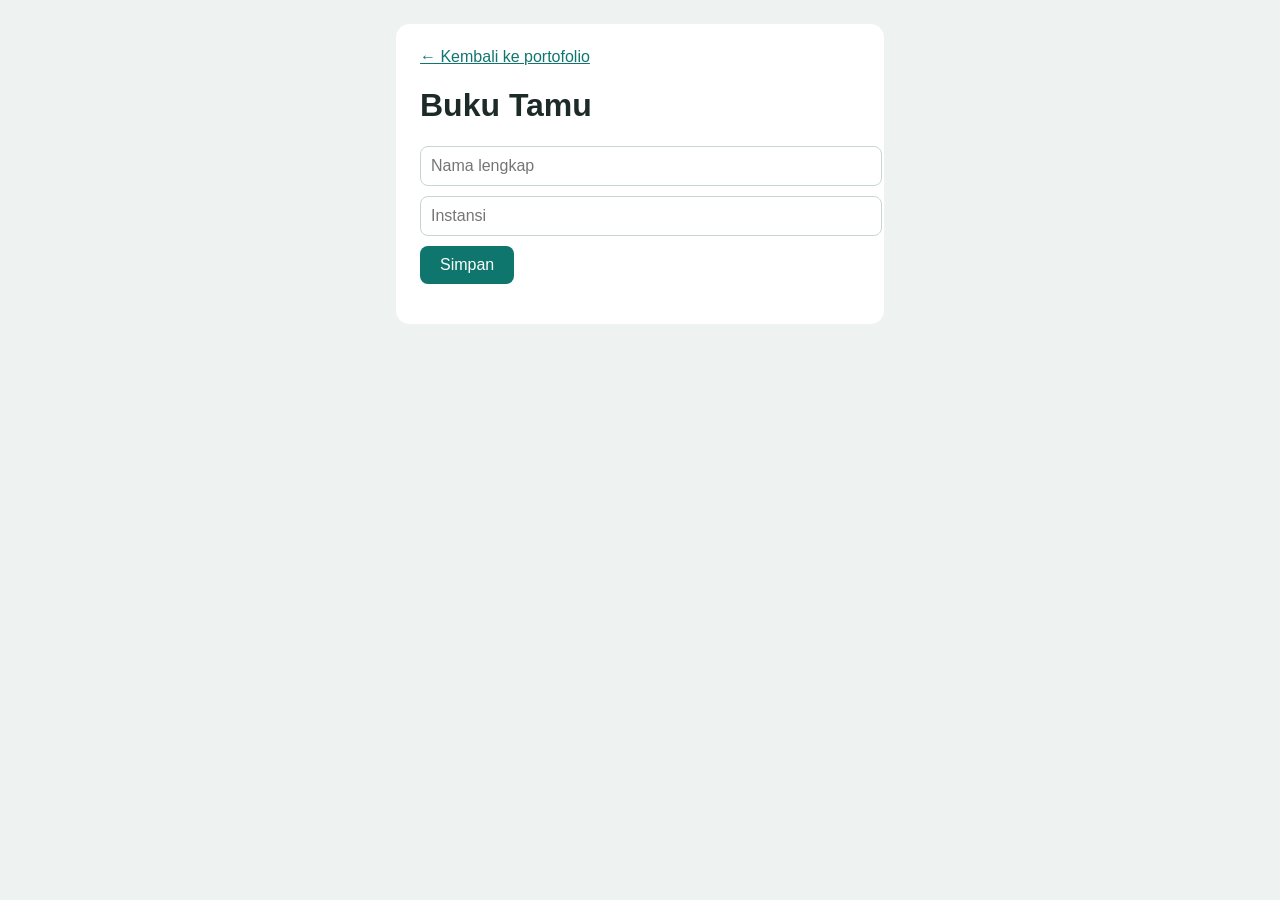
<file: MODUL12/buku-tamu-digital/index.html>
<!DOCTYPE html>
<html lang="id">

<head>
    <meta charset="UTF-8">
    <meta name="viewport" content="width=device-width, initial-scale=1">
    <title>Buku Tamu Digital</title>
    <link rel="stylesheet" href="style.css">
</head>

<body>
    <div class="kotak"> <!-- ../ artinya "naik satu folder", lalu buka index.html utama --> <a
            href="../index.html">&larr; Kembali ke portofolio</a>
        <h1>Buku Tamu</h1> <input id="nama" placeholder="Nama lengkap"> <input id="instansi" placeholder="Instansi">
        <button id="simpan">Simpan</button>
        <ul id="daftar"></ul>
    </div>
    <script src="script.js"></script>
</body>

</html>
</file>
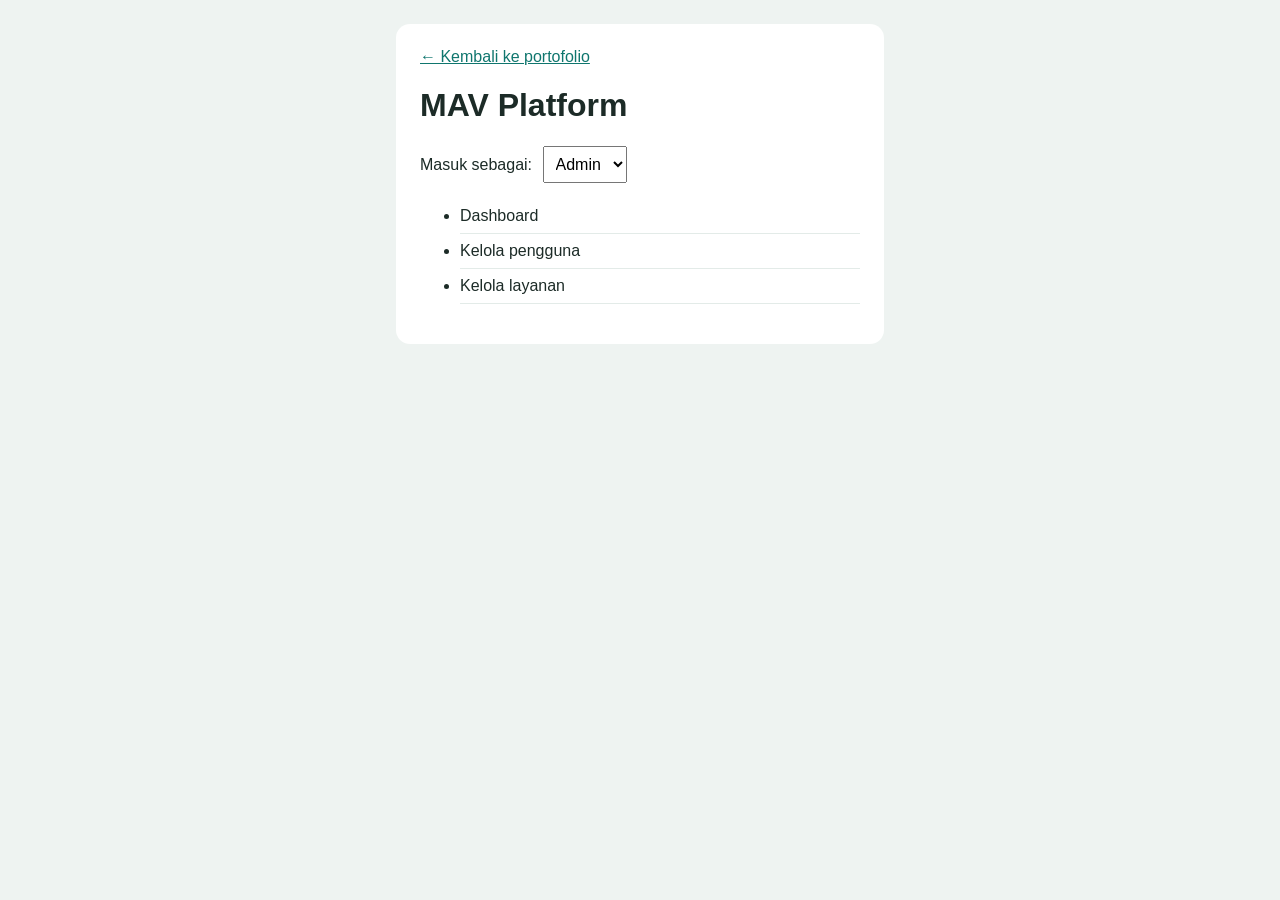
<file: MODUL12/mav-platform/index.html>
<!DOCTYPE html>
<html lang="id">

<head>
    <meta charset="UTF-8">
    <meta name="viewport" content="width=device-width, initial-scale=1">
    <title>MAV Platform</title>
    <link rel="stylesheet" href="style.css">
</head>

<body>
    <div class="kotak"> <a href="../index.html">&larr; Kembali ke portofolio</a>
        <h1>MAV Platform</h1> <label>Masuk sebagai: <select id="peran">
                <option value="admin">Admin</option>
                <option value="staf">Staf</option>
                <option value="tamu">Tamu</option>
            </select> </label>
        <ul id="menu"></ul>
    </div>
    <script src="script.js"></script>
</body>

</html>
</file>
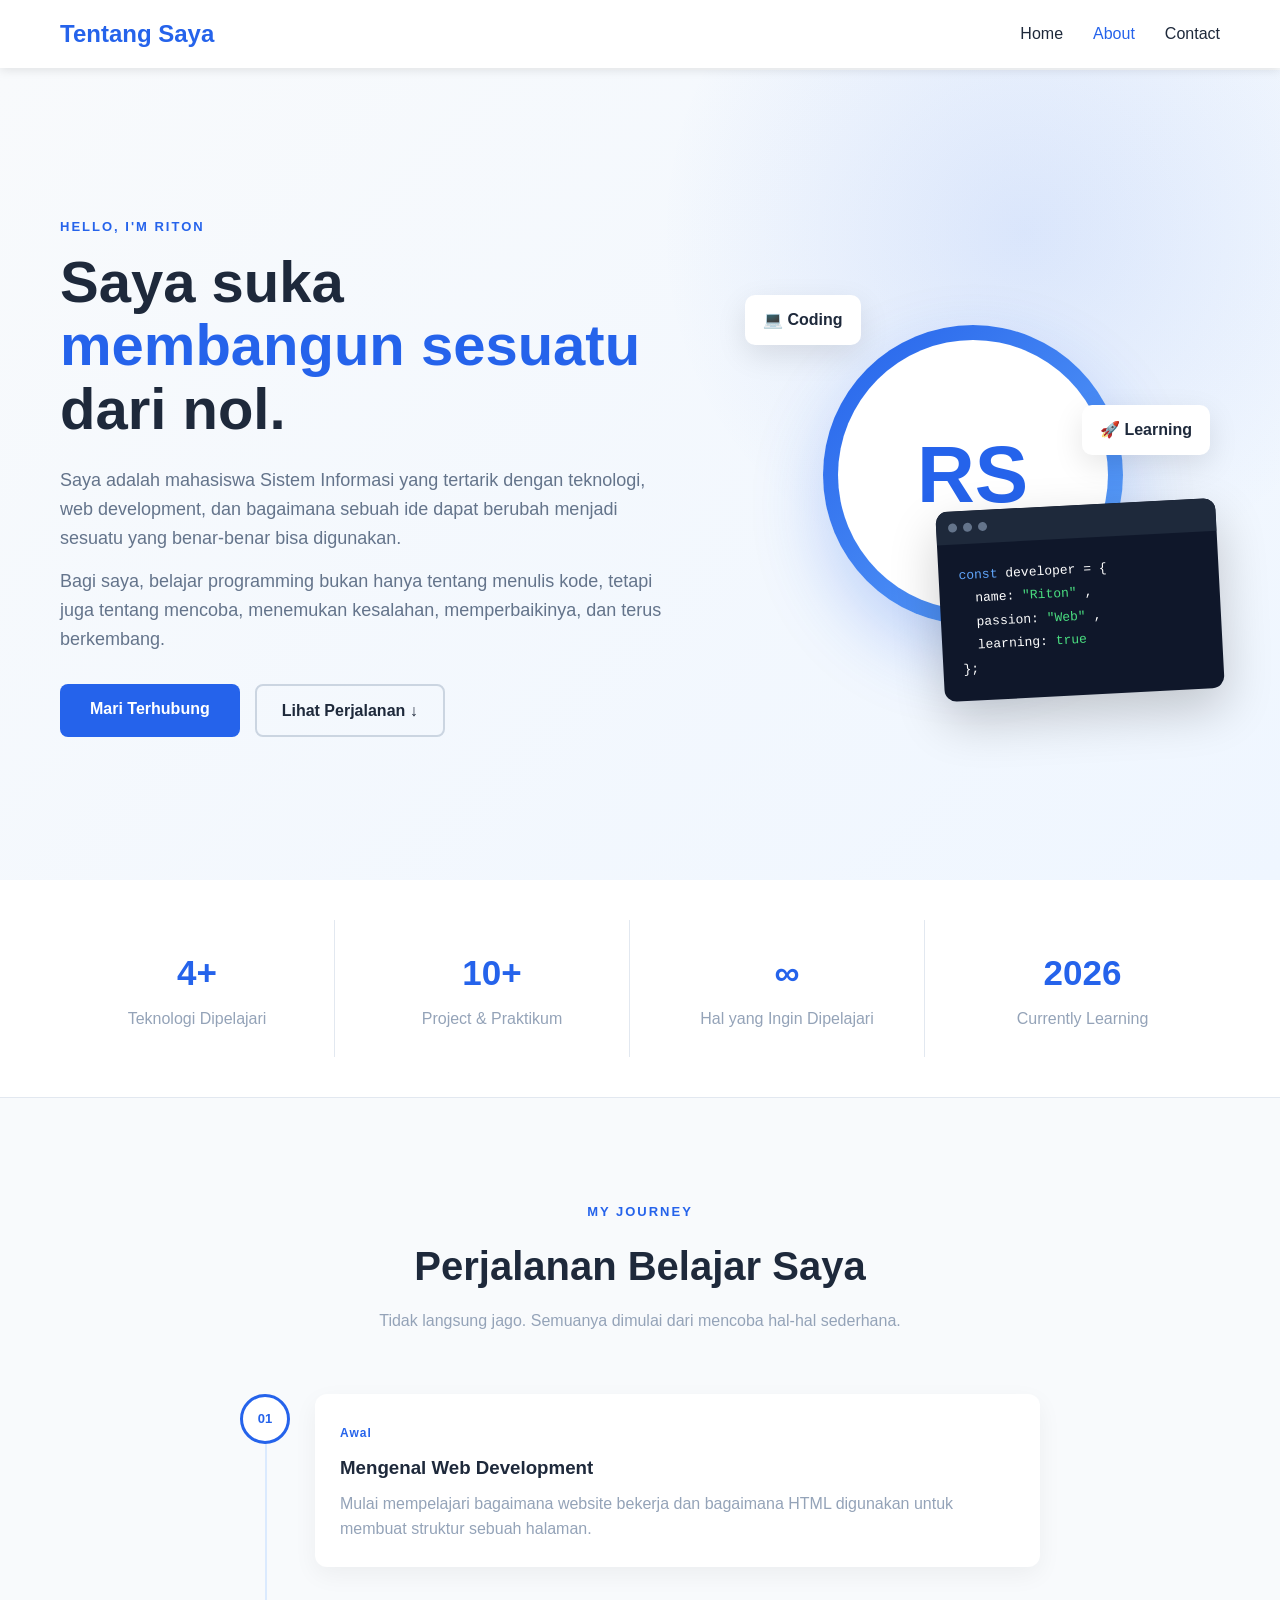
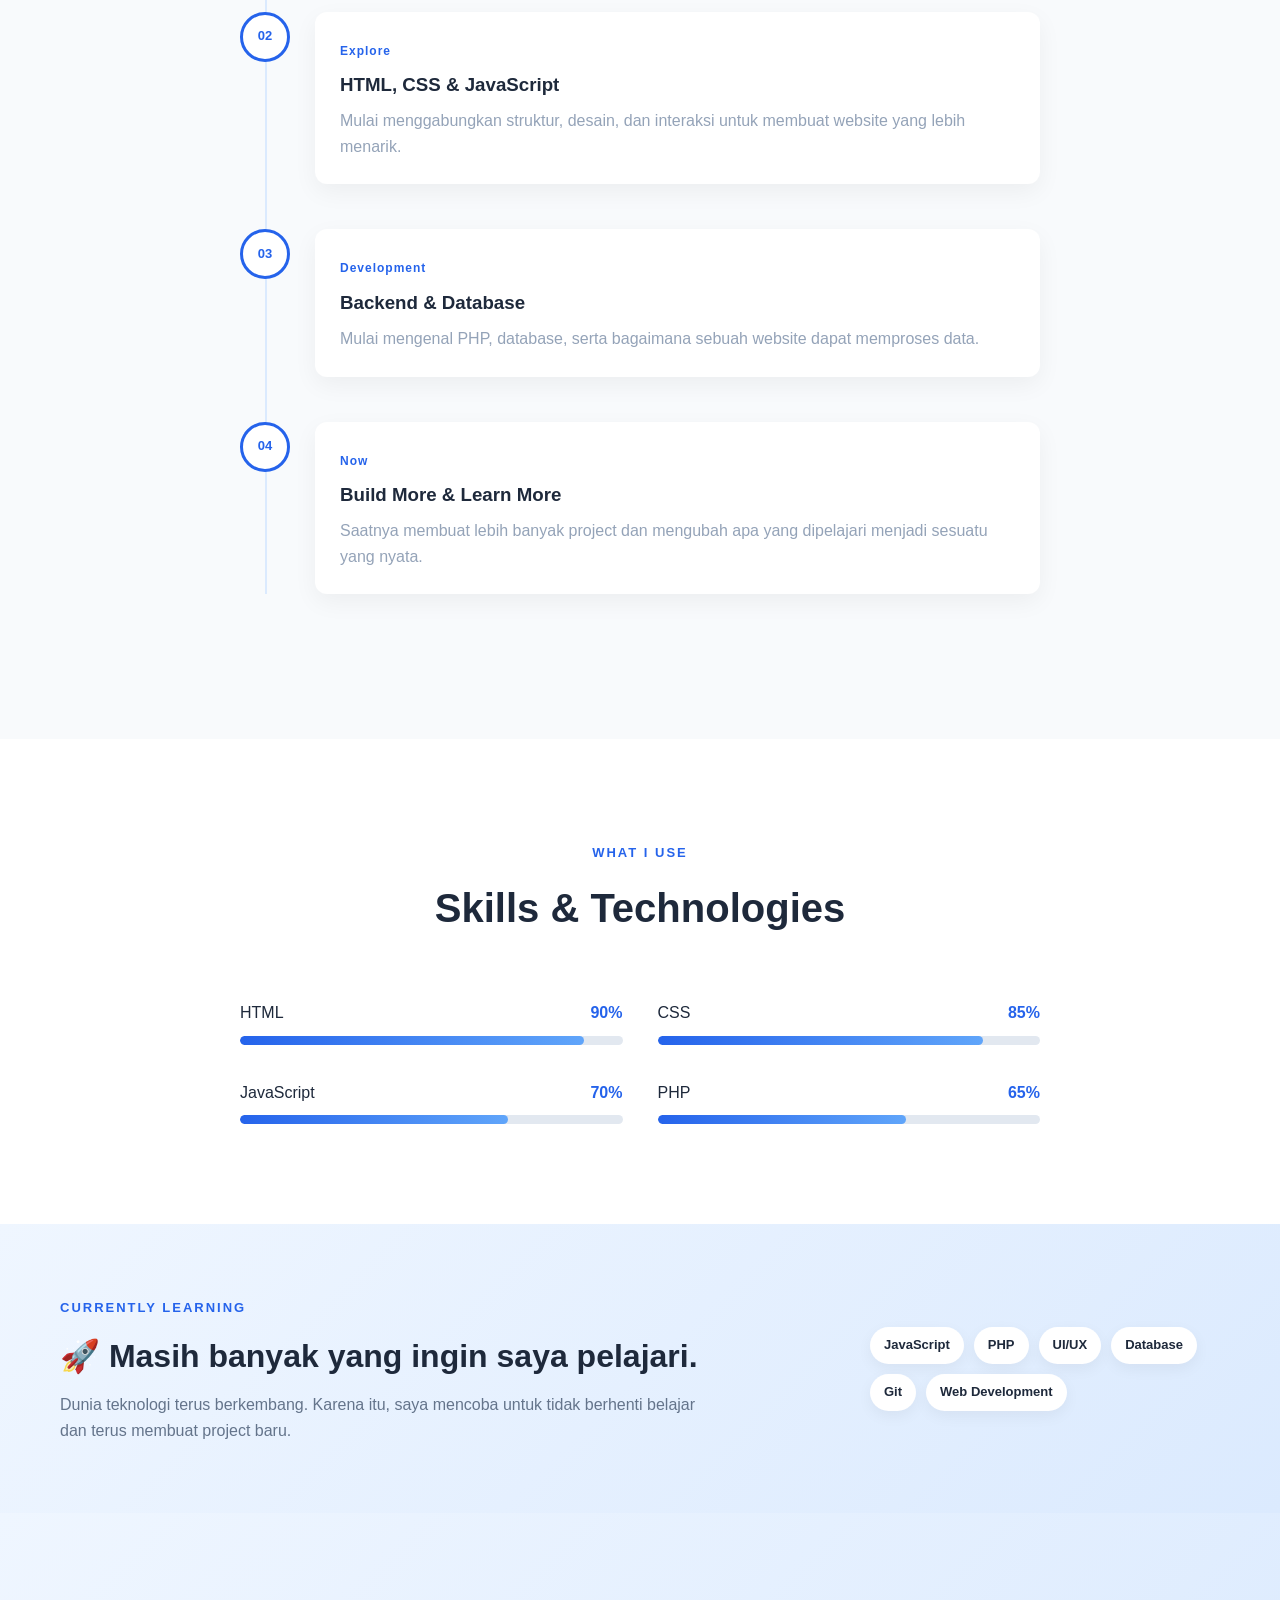
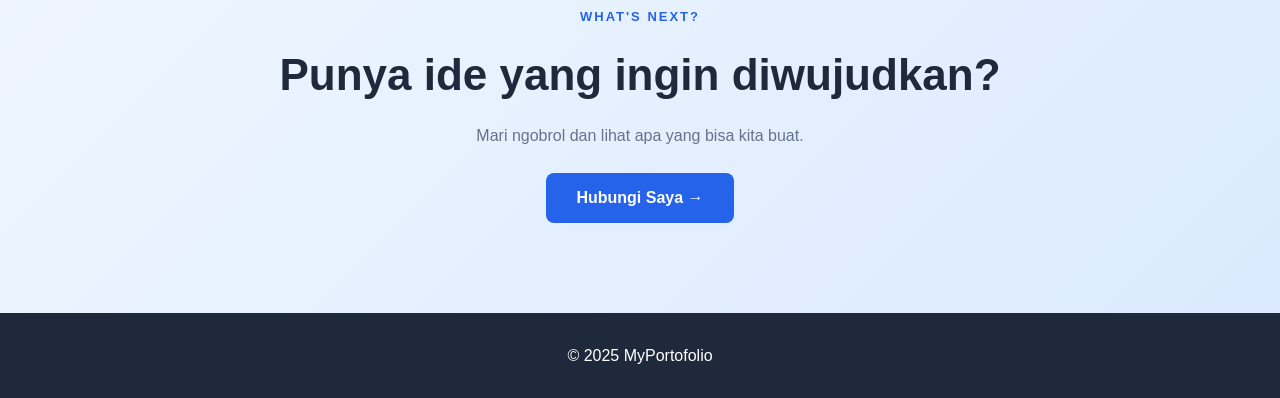
<file: Portofolio/about.html>
<!DOCTYPE html>
<html lang="id">

<head>
    <meta charset="UTF-8">
    <meta name="viewport" content="width=device-width, initial-scale=1.0">

    <title>About - Riton Stefano</title>

    <link rel="stylesheet" href="css/style.css">
</head>

<body>

    <!-- NAVBAR -->
    <nav>
        <div class="container">

            <div class="logo">
                Tentang Saya
            </div>

            <ul class="nav-links">
                <li>
                    <a href="index.html">Home</a>
                </li>

                <li>
                    <a href="about.html" class="active">About</a>
                </li>

                <li>
                    <a href="contact.html">Contact</a>
                </li>
            </ul>

        </div>
    </nav>


    <main class="page-content">

        <!-- =========================
             ABOUT INTRO
        ========================== -->

        <section class="about-intro">

            <div class="container about-intro-grid">

                <div class="about-intro-text">

                    <span class="section-label">
                        HELLO, I'M RITON
                    </span>

                    <h1>
                        Saya suka
                        <span>membangun sesuatu</span>
                        dari nol.
                    </h1>

                    <p>
                        Saya adalah mahasiswa Sistem Informasi yang
                        tertarik dengan teknologi, web development,
                        dan bagaimana sebuah ide dapat berubah menjadi
                        sesuatu yang benar-benar bisa digunakan.
                    </p>

                    <p>
                        Bagi saya, belajar programming bukan hanya
                        tentang menulis kode, tetapi juga tentang
                        mencoba, menemukan kesalahan, memperbaikinya,
                        dan terus berkembang.
                    </p>

                    <div class="about-buttons">

                        <a href="contact.html" class="btn">
                            Mari Terhubung
                        </a>

                        <a href="#journey" class="outline-btn">
                            Lihat Perjalanan ↓
                        </a>

                    </div>

                </div>


                <!-- PROFILE VISUAL -->

                <div class="about-visual">

                    <div class="floating-card card-one">
                        💻 Coding
                    </div>

                    <div class="floating-card card-two">
                        🚀 Learning
                    </div>

                    <div class="profile-big">

                        <div class="profile-big-inner">
                            RS
                        </div>

                    </div>

                    <div class="code-window">

                        <div class="code-header">
                            <span></span>
                            <span></span>
                            <span></span>
                        </div>

                        <div class="code-body">
                            <span class="code-blue">const</span>
                            developer = {
                            <br>
                            &nbsp;&nbsp;name:
                            <span class="code-green">
                                "Riton"
                            </span>,
                            <br>
                            &nbsp;&nbsp;passion:
                            <span class="code-green">
                                "Web"
                            </span>,
                            <br>
                            &nbsp;&nbsp;learning:
                            <span class="code-green">
                                true
                            </span>
                            <br>
                            };
                        </div>

                    </div>

                </div>

            </div>

        </section>


        <!-- =========================
             QUICK STATS
        ========================== -->

        <section class="stats-section">

            <div class="container stats-grid">

                <div class="stat-card">

                    <div class="stat-number">
                        4+
                    </div>

                    <p>
                        Teknologi Dipelajari
                    </p>

                </div>


                <div class="stat-card">

                    <div class="stat-number">
                        10+
                    </div>

                    <p>
                        Project & Praktikum
                    </p>

                </div>


                <div class="stat-card">

                    <div class="stat-number">
                        ∞
                    </div>

                    <p>
                        Hal yang Ingin Dipelajari
                    </p>

                </div>


                <div class="stat-card">

                    <div class="stat-number">
                        2026
                    </div>

                    <p>
                        Currently Learning
                    </p>

                </div>

            </div>

        </section>


        <!-- =========================
             JOURNEY
        ========================== -->

        <section class="journey-section" id="journey">

            <div class="container">

                <div class="section-heading">

                    <span class="section-label">
                        MY JOURNEY
                    </span>

                    <h2>
                        Perjalanan Belajar Saya
                    </h2>

                    <p>
                        Tidak langsung jago. Semuanya dimulai dari
                        mencoba hal-hal sederhana.
                    </p>

                </div>


                <div class="timeline">

                    <div class="timeline-item">

                        <div class="timeline-dot">
                            01
                        </div>

                        <div class="timeline-content">

                            <span>
                                Awal
                            </span>

                            <h3>
                                Mengenal Web Development
                            </h3>

                            <p>
                                Mulai mempelajari bagaimana website
                                bekerja dan bagaimana HTML digunakan
                                untuk membuat struktur sebuah halaman.
                            </p>

                        </div>

                    </div>


                    <div class="timeline-item">

                        <div class="timeline-dot">
                            02
                        </div>

                        <div class="timeline-content">

                            <span>
                                Explore
                            </span>

                            <h3>
                                HTML, CSS & JavaScript
                            </h3>

                            <p>
                                Mulai menggabungkan struktur, desain,
                                dan interaksi untuk membuat website
                                yang lebih menarik.
                            </p>

                        </div>

                    </div>


                    <div class="timeline-item">

                        <div class="timeline-dot">
                            03
                        </div>

                        <div class="timeline-content">

                            <span>
                                Development
                            </span>

                            <h3>
                                Backend & Database
                            </h3>

                            <p>
                                Mulai mengenal PHP, database, serta
                                bagaimana sebuah website dapat
                                memproses data.
                            </p>

                        </div>

                    </div>


                    <div class="timeline-item">

                        <div class="timeline-dot">
                            04
                        </div>

                        <div class="timeline-content">

                            <span>
                                Now
                            </span>

                            <h3>
                                Build More & Learn More
                            </h3>

                            <p>
                                Saatnya membuat lebih banyak project
                                dan mengubah apa yang dipelajari
                                menjadi sesuatu yang nyata.
                            </p>

                        </div>

                    </div>

                </div>

            </div>

        </section>


        <!-- =========================
             SKILLS
        ========================== -->

        <section class="skills-live-section">

            <div class="container">

                <div class="section-heading">

                    <span class="section-label">
                        WHAT I USE
                    </span>

                    <h2>
                        Skills & Technologies
                    </h2>

                </div>


                <div class="skills-live-grid">

                    <div class="live-skill">

                        <div class="skill-top">
                            <span>HTML</span>
                            <strong>90%</strong>
                        </div>

                        <div class="skill-bar">
                            <div
                                class="skill-progress"
                                data-width="90%">
                            </div>
                        </div>

                    </div>


                    <div class="live-skill">

                        <div class="skill-top">
                            <span>CSS</span>
                            <strong>85%</strong>
                        </div>

                        <div class="skill-bar">
                            <div
                                class="skill-progress"
                                data-width="85%">
                            </div>
                        </div>

                    </div>


                    <div class="live-skill">

                        <div class="skill-top">
                            <span>JavaScript</span>
                            <strong>70%</strong>
                        </div>

                        <div class="skill-bar">
                            <div
                                class="skill-progress"
                                data-width="70%">
                            </div>
                        </div>

                    </div>


                    <div class="live-skill">

                        <div class="skill-top">
                            <span>PHP</span>
                            <strong>65%</strong>
                        </div>

                        <div class="skill-bar">
                            <div
                                class="skill-progress"
                                data-width="65%">
                            </div>
                        </div>

                    </div>

                </div>

            </div>

        </section>


        <!-- =========================
             CURRENTLY LEARNING
        ========================== -->

        <section class="learning-section">

            <div class="container learning-box">

                <div>

                    <span class="section-label">
                        CURRENTLY LEARNING
                    </span>

                    <h2>
                        🚀 Masih banyak yang ingin saya pelajari.
                    </h2>

                    <p>
                        Dunia teknologi terus berkembang. Karena itu,
                        saya mencoba untuk tidak berhenti belajar dan
                        terus membuat project baru.
                    </p>

                </div>


                <div class="learning-tags">

                    <span>JavaScript</span>
                    <span>PHP</span>
                    <span>UI/UX</span>
                    <span>Database</span>
                    <span>Git</span>
                    <span>Web Development</span>

                </div>

            </div>

        </section>


        <!-- =========================
             CTA
        ========================== -->

        <section class="about-cta">

            <div class="container">

                <span class="section-label">
                    WHAT'S NEXT?
                </span>

                <h2>
                    Punya ide yang ingin diwujudkan?
                </h2>

                <p>
                    Mari ngobrol dan lihat apa yang bisa kita buat.
                </p>

                <a href="contact.html" class="btn">
                    Hubungi Saya →
                </a>

            </div>

        </section>

    </main>


    <footer>
        <p>
            &copy; 2025 MyPortofolio
        </p>
    </footer>


    <script src="js/main.js"></script>

</body>

</html>
</file>
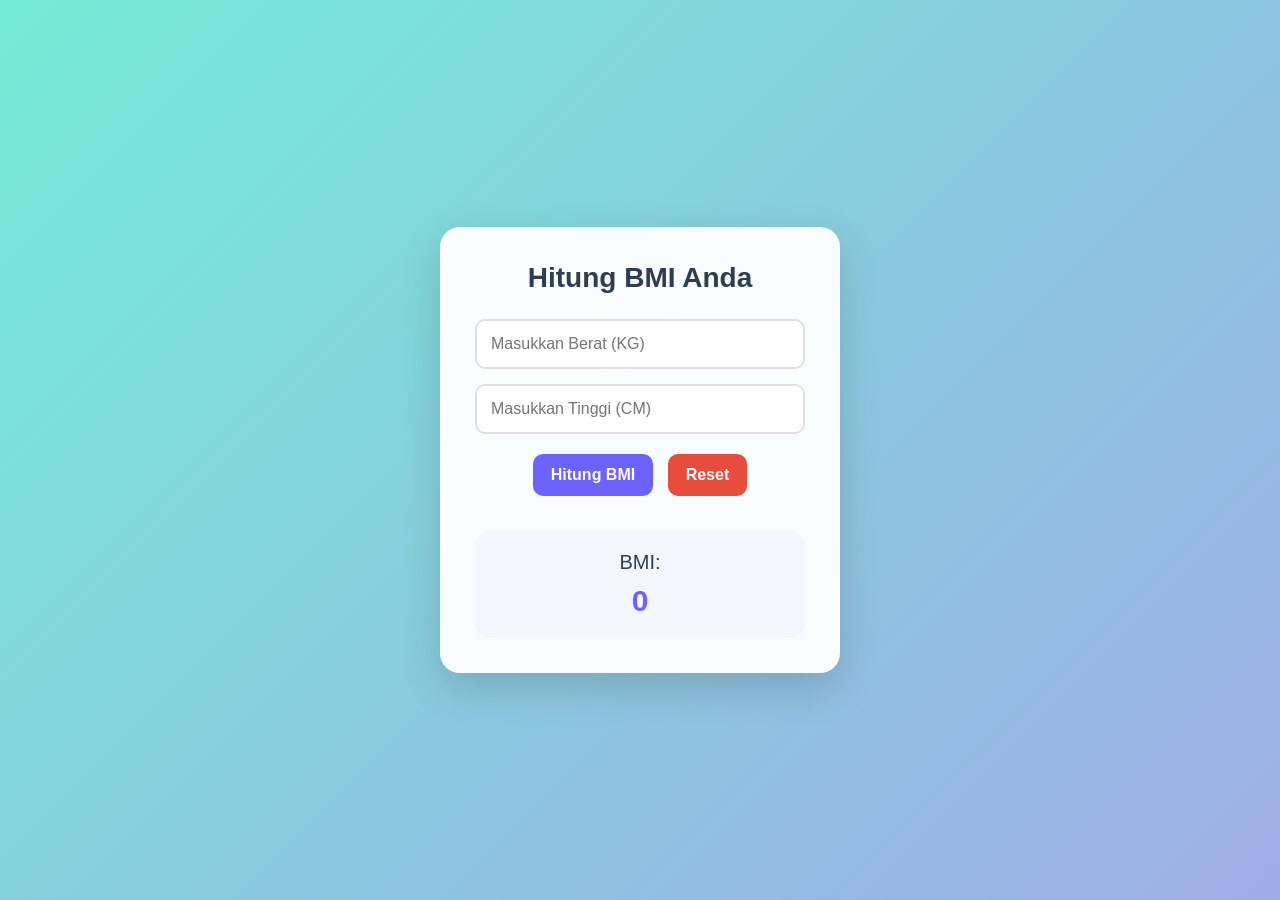
<file: Praktikum5/BMI.html>
<!DOCTYPE html>
<html>

<head>
    <title>Kalkulator BMI</title>
    <link rel="stylesheet" href="style.css">
</head>

<body>

    <div class="suhu">

        <h2>Hitung BMI Anda</h2>

        <input type="text" id="angka1" placeholder="Masukkan Berat (KG)">
        <input type="text" id="angka2" placeholder="Masukkan Tinggi (CM)">

        <button onclick="hitung()">Hitung BMI</button>

        <button onclick="reset()" style="background: #e74c3c;">Reset</button>

        <div class="hasil">BMI: <span id="hasilAngka">0</span></div>

    </div>

    <script>

        // Penjelasan: document.getElementById digunakan untuk mengambil nilai dari tag HTML

        function hitung() {

            let a = parseFloat(document.getElementById('angka1').value);
            let b = parseFloat(document.getElementById('angka2').value);
            let c = a / ((b / 100) * (b / 100));

            if (c < 18.5) {
                return document.getElementById('hasilAngka').innerHTML = c + " (Kurus)";
            } else if (c >= 18.5 && c < 25) {
                return document.getElementById('hasilAngka').innerHTML = c + " (Normal)";
            } else if (c >= 25 && c < 30) {
                return document.getElementById('hasilAngka').innerHTML = c + " (Gemuk)";
            } else {
                return document.getElementById('hasilAngka').innerHTML = c + " (Obesitas)";
            }

        }


        function reset() {

            document.getElementById('angka1').value = "";

            document.getElementById('angka2').value = "";

            document.getElementById('hasilAngka').innerHTML = '0';

        }

    </script>

</body>

</html>
</file>
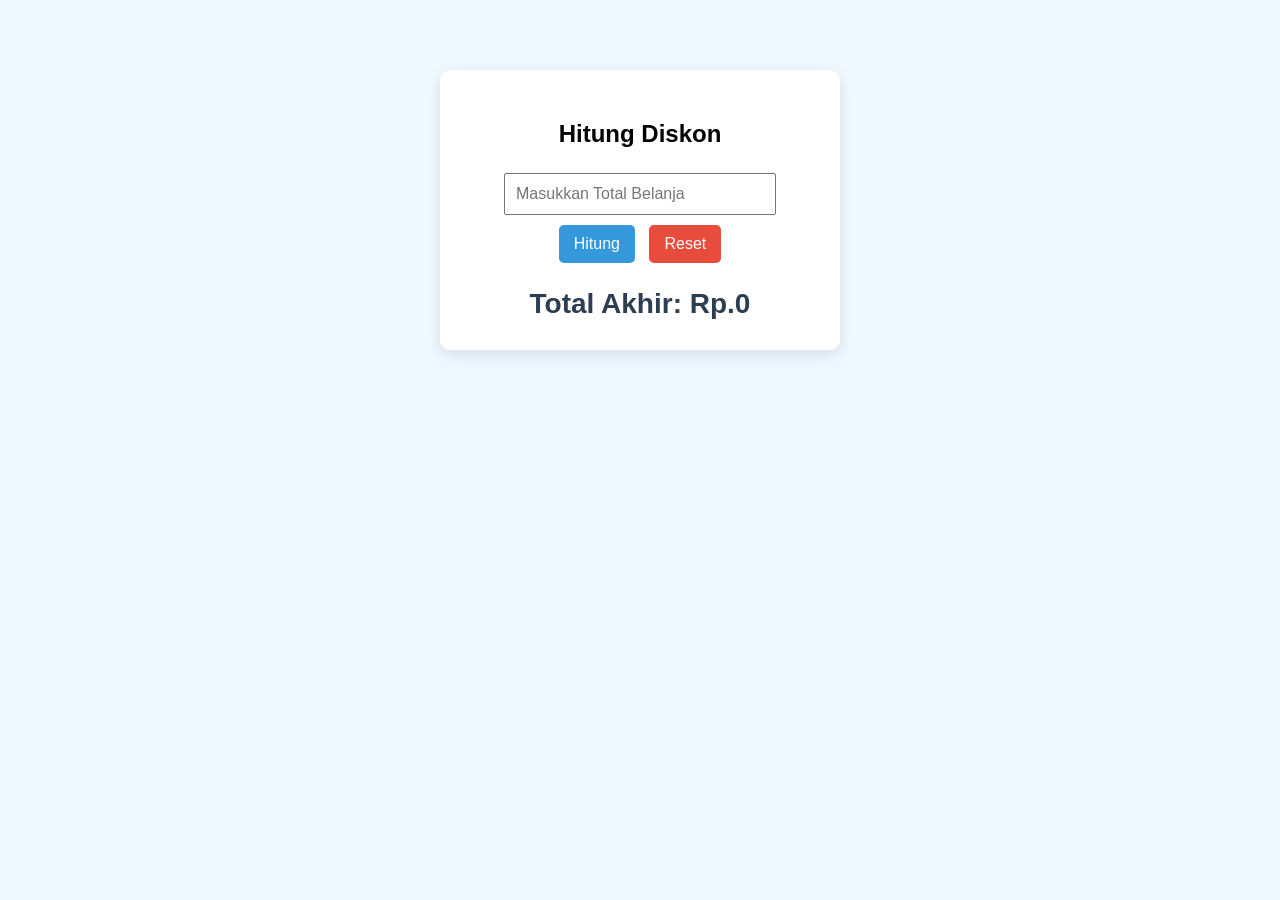
<file: Praktikum5/diskon.html>
<!DOCTYPE html>
<html>

<head>

    <title>Kalkulator Diskon</title>

    <style>
        body {
            font-family: Arial, sans-serif;
            max-width: 400px;
            margin: 50px auto;
            padding: 20px;
            background: #f0f8ff;
        }

        .suhu {
            background: white;
            padding: 30px;
            border-radius: 10px;
            box-shadow: 0 5px 15px rgba(0, 0, 0, 0.1);
            text-align: center;
        }

        input {
            padding: 10px;
            margin: 5px;
            font-size: 16px;
            width: 80%;
            box-sizing: border-box;
        }

        button {
            padding: 10px 15px;
            margin: 5px;
            font-size: 16px;
            background: #3498db;
            color: white;
            border: none;
            border-radius: 5px;
            cursor: pointer;
        }

        button:hover {
            background: #298069;
        }

        .hasil {
            font-size: 28px;
            font-weight: bold;
            color: #2c3e50;
            margin-top: 20px;
        }
    </style>

</head>

<body>

    <div class="suhu">

        <h2>Hitung Diskon</h2>

        <input type="text" id="angka1" placeholder="Masukkan Total Belanja">

        <button onclick="total()">Hitung</button>

        <button onclick="reset()" style="background: #e74c3c;">Reset</button>

        <div class="hasil">Total Akhir: <span id="hasilAngka">Rp.0</span></div>

    </div>

    <script>

        // Penjelasan: document.getElementById digunakan untuk mengambil nilai dari tag HTML

        function total() {

            let a = parseFloat(document.getElementById('angka1').value);

            if (a > 100000) {

                return document.getElementById('hasilAngka').innerHTML = "Rp." + a * (90 / 100);
            }
            else document.getElementById('hasilAngka').innerHTML = "Rp." + a;


        }


        function reset() {

            document.getElementById('angka1').value = "";

            document.getElementById('angka2').value = "";

            document.getElementById('hasilAngka').innerHTML = '0';

        }

    </script>

</body>

</html>
</file>
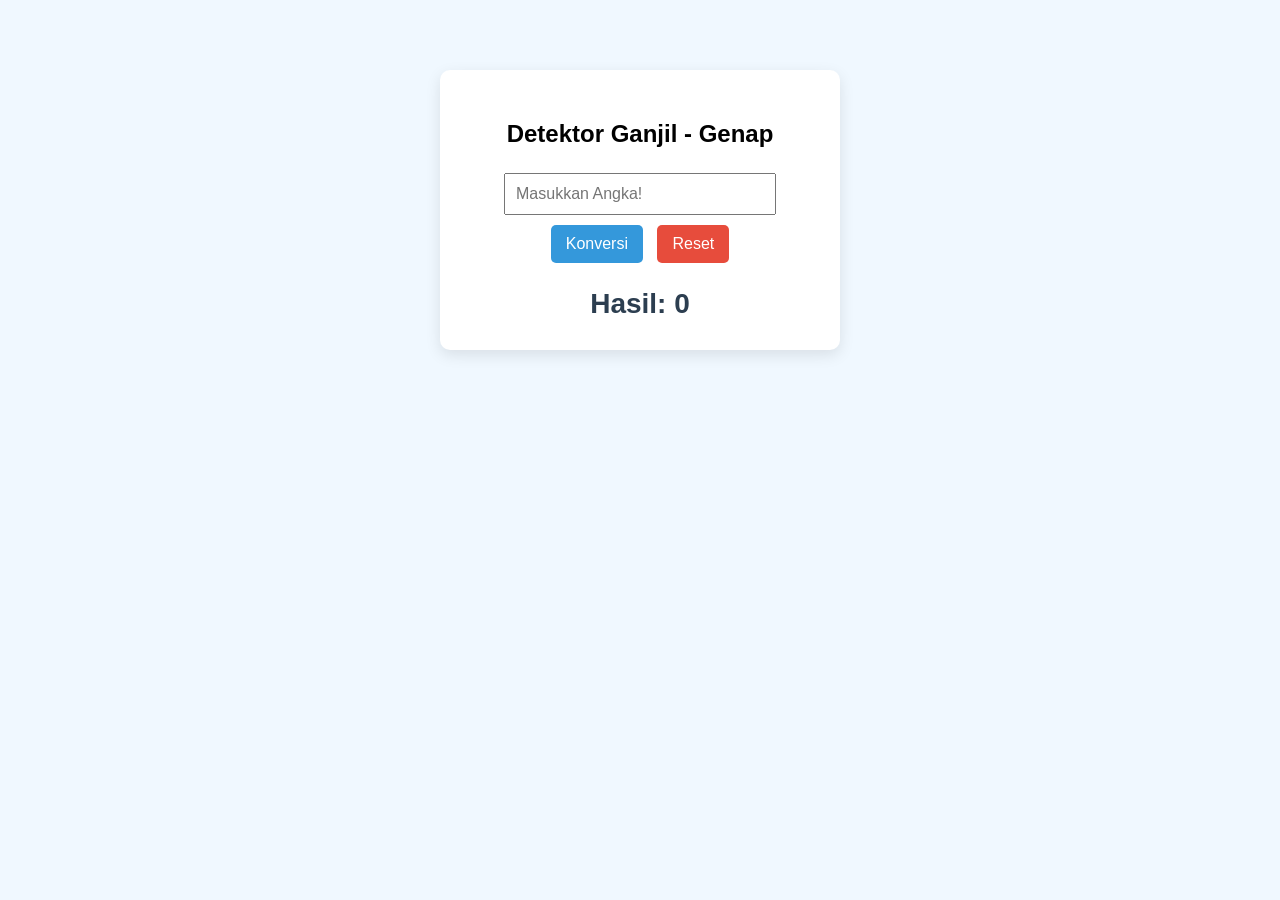
<file: Praktikum5/ganjilgenap.html>
<!DOCTYPE html>
<html>

<head>

    <title>Detektor Ganjil-Genap</title>

    <style>
        body {
            font-family: Arial, sans-serif;
            max-width: 400px;
            margin: 50px auto;
            padding: 20px;
            background: #f0f8ff;
        }

        .suhu {
            background: white;
            padding: 30px;
            border-radius: 10px;
            box-shadow: 0 5px 15px rgba(0, 0, 0, 0.1);
            text-align: center;
        }

        input {
            padding: 10px;
            margin: 5px;
            font-size: 16px;
            width: 80%;
            box-sizing: border-box;
        }

        button {
            padding: 10px 15px;
            margin: 5px;
            font-size: 16px;
            background: #3498db;
            color: white;
            border: none;
            border-radius: 5px;
            cursor: pointer;
        }

        button:hover {
            background: #298069;
        }

        .hasil {
            font-size: 28px;
            font-weight: bold;
            color: #2c3e50;
            margin-top: 20px;
        }
    </style>

</head>

<body>

    <div class="suhu">

        <h2>Detektor Ganjil - Genap</h2>

        <input type="text" id="angka1" placeholder="Masukkan Angka!">

        <button onclick="periksa()">Konversi</button>

        <button onclick="reset()" style="background: #e74c3c;">Reset</button>

        <div class="hasil">Hasil: <span id="hasilAngka">0</span></div>

    </div>

    <script>

        // Penjelasan: document.getElementById digunakan untuk mengambil nilai dari tag HTML

        function periksa() {

            let a = parseFloat(document.getElementById('angka1').value);

            if (a % 2 == 0) {

                return document.getElementById('hasilAngka').innerHTML = "Genap";
            }
            else document.getElementById('hasilAngka').innerHTML = "Ganjil";


        }


        function reset() {

            document.getElementById('angka1').value = "";

            document.getElementById('angka2').value = "";

            document.getElementById('hasilAngka').innerHTML = '0';

        }

    </script>

</body>

</html>
</file>
<file: style.css>
/* ===== PENGATURAN DASAR ===== */
:root {
    --bg: #0c0d14;
    --surface: #151722;
    --surface-hover: #1c1f2d;
    --text: #f5f5fa;
    --muted: #a0a3b5;
    --primary: #a78bfa;
    --border: #292c3b;
}

* { margin: 0; padding: 0; box-sizing: border-box; }
html { scroll-behavior: smooth; scroll-padding-top: 90px; }
body {
    font-family: Arial, Helvetica, sans-serif;
    background: var(--bg);
    color: var(--text);
    line-height: 1.6;
    min-height: 100vh;
}
a { text-decoration: none; color: inherit; }
button, input { font: inherit; }

/* ===== NAVBAR ===== */
.navbar {
    display: flex;
    justify-content: space-between;
    align-items: center;
    padding: 18px 8%;
    border-bottom: 1px solid var(--border);
    background: rgba(12, 13, 20, 0.92);
    position: sticky;
    top: 0;
    z-index: 10;
    backdrop-filter: blur(12px);
}
.logo { display: flex; align-items: center; gap: 10px; font-size: 18px; font-weight: bold; }
.logo-icon {
    display: grid; place-items: center; width: 38px; height: 38px;
    background: var(--primary); color: #171127; border-radius: 11px;
}
.navbar nav { display: flex; gap: 28px; color: var(--muted); }
.navbar nav a { transition: color .2s ease; }
.navbar nav a:hover { color: var(--primary); }

/* ===== HERO ===== */
.hero {
    text-align: center;
    padding: 100px 20px 110px;
    background: radial-gradient(ellipse at top, #30224d 0%, var(--bg) 65%);
}
.badge {
    display: inline-block; padding: 6px 13px; border: 1px solid #59447c;
    border-radius: 30px; color: var(--primary); font-size: 11px;
    letter-spacing: 2px; margin-bottom: 24px;
}
.hero h1 { font-size: clamp(36px, 6vw, 64px); line-height: 1.15; margin-bottom: 22px; }
.hero h1 span { color: var(--primary); }
.hero p { color: var(--muted); max-width: 590px; margin: 0 auto 30px; }
.btn-primary {
    display: inline-block; padding: 13px 24px; background: var(--primary);
    color: #171127; font-weight: bold; border-radius: 10px; transition: .25s;
}
.btn-primary:hover { transform: translateY(-3px); box-shadow: 0 8px 25px #a78bfa35; }

/* ===== DAFTAR PROYEK ===== */
.projects { max-width: 1200px; margin: auto; padding: 60px 24px 90px; }
.section-header {
    display: flex; justify-content: space-between; align-items: center;
    gap: 20px; margin-bottom: 22px;
}
.section-header h2 { font-size: 28px; }
.section-header p { color: var(--muted); font-size: 14px; }
.search-wrap { position: relative; display: block; width: 290px; }
.search-icon { position: absolute; left: 14px; top: 8px; color: var(--muted); font-size: 22px; }
#search {
    width: 100%; padding: 12px 15px 12px 40px; border: 1px solid var(--border);
    border-radius: 10px; background: var(--surface); color: var(--text); outline: none;
}
#search:focus { border-color: var(--primary); }
#search::placeholder { color: #777b90; }
.filter-list { display: flex; flex-wrap: wrap; gap: 9px; margin-bottom: 25px; }
.filter-btn {
    border: 1px solid var(--border); background: var(--surface); color: var(--muted);
    padding: 7px 14px; border-radius: 30px; cursor: pointer; transition: .2s;
}
.filter-btn:hover, .filter-btn.active {
    color: #171127; background: var(--primary); border-color: var(--primary);
}
.project-grid { display: grid; grid-template-columns: repeat(3, minmax(0, 1fr)); gap: 22px; }
.project-card {
    display: flex; flex-direction: column; min-width: 0; padding: 25px;
    background: var(--surface); border: 1px solid var(--border); border-radius: 18px;
    transition: .25s ease; animation: appear .5s ease both;
}
.project-card:hover { transform: translateY(-6px); background: var(--surface-hover); border-color: var(--primary); }
.project-icon {
    display: grid; place-items: center; width: 52px; height: 52px;
    border-radius: 14px; font-size: 26px; background: #a78bfa18; margin-bottom: 20px;
}
.project-category {
    color: var(--primary); font-size: 11px; font-weight: bold;
    letter-spacing: 1px; text-transform: uppercase; margin-bottom: 7px;
}
.project-card h3 { font-size: 19px; line-height: 1.35; margin-bottom: 8px; }
.project-card p { color: var(--muted); font-size: 14px; margin-bottom: 22px; flex-grow: 1; }
.project-link {
    display: flex; justify-content: space-between; align-items: center;
    padding-top: 15px; border-top: 1px solid var(--border);
    color: var(--primary); font-weight: bold; font-size: 14px;
}
.project-link:hover { color: #c4b5fd; }
#empty-message { color: var(--muted); text-align: center; padding: 40px; }
#empty-message[hidden] { display: none; }

/* ===== FOOTER ===== */
footer {
    text-align: center; padding: 25px; border-top: 1px solid var(--border);
    color: var(--muted); font-size: 13px;
}
footer p { margin-bottom: 5px; }

/* ===== ANIMASI ===== */
@keyframes appear {
    from { opacity: 0; transform: translateY(12px); }
    to { opacity: 1; transform: translateY(0); }
}

/* ===== RESPONSIVE ===== */
@media (max-width: 850px) {
    .project-grid { grid-template-columns: repeat(2, minmax(0, 1fr)); }
    .navbar { padding: 16px 5%; }
}
@media (max-width: 560px) {
    .navbar { flex-wrap: wrap; gap: 12px; }
    .navbar nav { gap: 16px; font-size: 14px; }
    .hero { padding: 75px 20px; }
    .section-header { align-items: stretch; flex-direction: column; }
    .search-wrap { width: 100%; }
    .project-grid { grid-template-columns: 1fr; }
    .projects { padding: 45px 18px 60px; }
}
@media (prefers-reduced-motion: reduce) {
    *, *::before, *::after {
        scroll-behavior: auto !important;
        animation-duration: .01ms !important;
        transition-duration: .01ms !important;
    }
}
</file>
<file: Dashboard_H1101251042_RitonStefano/css/style.css>
@import url('https://fonts.googleapis.com/css2?family=DM+Sans:wght@400;500;600;700;800&display=swap');

:root {
    --primary: #3d63dd;
    --primary-dark: #2f50bf;
    --ink: #1f2937;
    --muted: #7b8495;
    --line: #edf0f5;
    --sidebar-width: 250px;
}

* {
    box-sizing: border-box;
}

body {
    margin: 0;
    background: #f6f8fc;
    color: var(--ink);
    font-family: 'DM Sans', sans-serif;
    font-size: 14px;
}

.topbar {
    height: 68px;
    background: #18243b;
    z-index: 1030;
    box-shadow: 0 3px 14px rgba(18, 32, 58, .12);
}

.navbar-brand {
    letter-spacing: -.4px;
    font-size: 19px;
}

.brand-mark {
    display: inline-grid;
    place-items: center;
    width: 30px;
    height: 30px;
    margin-right: 7px;
    color: white;
    background: var(--primary);
    border-radius: 9px;
    font-size: 15px;
}

.brand-light {
    color: #aebce0;
    font-weight: 500;
}

.topbar .nav-link {
    color: #c0c9d9;
    padding: 22px 13px !important;
}

.topbar .nav-link:hover,
.topbar .nav-link.active {
    color: #fff;
}

.profile-button {
    display: flex;
    align-items: center;
    color: #e8edf7;
    border: 0;
    font-size: 13px;
}

.profile-button:hover,
.profile-button:focus {
    color: #fff;
}

.avatar {
    width: 32px;
    height: 32px;
    display: inline-grid;
    place-items: center;
    border-radius: 50%;
    color: #fff;
    background: #7188ce;
    font-size: 11px;
    font-weight: 700;
}

.sidebar {
    position: fixed;
    top: 68px;
    bottom: 0;
    left: 0;
    width: var(--sidebar-width);
    padding: 26px 15px 18px;
    background: #fff;
    border-right: 1px solid var(--line);
    z-index: 1020;
}

.sidebar-heading {
    padding: 0 13px 10px;
    color: #a0a8b7;
    font-size: 10px;
    font-weight: 700;
    letter-spacing: 1.1px;
}

.side-link {
    display: flex;
    align-items: center;
    gap: 13px;
    margin: 3px 0;
    padding: 12px 13px;
    border-radius: 9px;
    color: #697386;
    text-decoration: none;
    font-weight: 500;
    transition: background .2s, color .2s;
}

.side-link i {
    width: 18px;
    font-size: 17px;
}

.side-link:hover {
    color: var(--primary);
    background: #f3f6ff;
}

.side-link.active {
    color: var(--primary);
    background: #edf2ff;
    font-weight: 700;
}

.sidebar-footer {
    padding: 16px 13px 0;
    border-top: 1px solid var(--line);
    color: #8791a2;
}

.mobile-sidebar {
    width: min(290px, 85vw) !important;
}

.main-content {
    min-height: 100vh;
    margin-left: var(--sidebar-width);
    padding-top: 68px;
}

.eyebrow {
    color: var(--primary);
    font-size: 10px;
    font-weight: 800;
    letter-spacing: 1.2px;
}

.page-title {
    font-size: 27px;
    font-weight: 800;
    letter-spacing: -.8px;
}

.btn-primary-custom {
    color: #fff;
    background: var(--primary);
    border: 1px solid var(--primary);
    border-radius: 8px;
    padding: 9px 15px;
    font-weight: 600;
    box-shadow: 0 4px 10px rgba(61, 99, 221, .12);
}

.btn-primary-custom:hover,
.btn-primary-custom:focus {
    color: #fff;
    background: var(--primary-dark);
    border-color: var(--primary-dark);
}

.stat-card {
    height: 100%;
    min-height: 158px;
    padding: 19px 20px;
    background: #fff;
    border: 1px solid #edf0f5;
    border-radius: 13px;
    box-shadow: 0 3px 12px rgba(28, 44, 75, .025);
}

.stat-icon {
    display: grid;
    place-items: center;
    width: 39px;
    height: 39px;
    margin-bottom: 14px;
    border-radius: 11px;
    font-size: 18px;
}

.icon-blue {
    color: #3d63dd;
    background: #edf2ff;
}

.icon-green {
    color: #159b71;
    background: #e8f8f1;
}

.icon-orange {
    color: #e28a2b;
    background: #fff4e7;
}

.icon-purple {
    color: #8c63d9;
    background: #f3edff;
}

.stat-label {
    color: #788295;
    font-size: 12px;
    font-weight: 500;
}

.stat-value {
    margin: 3px 0 5px;
    color: #202b3e;
    font-size: 25px;
    font-weight: 800;
    letter-spacing: -.6px;
}

.stat-foot {
    color: #9aa2af;
    font-size: 11px;
}

.trend-up {
    color: #159b71;
    font-weight: 700;
    margin-right: 3px;
}

.content-panel {
    overflow: hidden;
    background: #fff;
    border: 1px solid #edf0f5;
    border-radius: 13px;
    box-shadow: 0 3px 12px rgba(28, 44, 75, .025);
}

.panel-header {
    display: flex;
    justify-content: space-between;
    align-items: center;
    gap: 15px;
    padding: 21px 22px 17px;
}

.section-title {
    color: #202b3e;
    font-size: 16px;
    font-weight: 800;
}

.toolbar {
    margin: 0;
    padding: 14px 22px;
    background: #fbfcfe;
    border-top: 1px solid var(--line);
    border-bottom: 1px solid var(--line);
}

.form-control,
.form-select {
    min-height: 38px;
    border-color: #e5e9f0;
    border-radius: 8px;
    color: #465166;
    font-size: 12px;
}

.form-control:focus,
.form-select:focus {
    border-color: #9aafff;
    box-shadow: 0 0 0 .2rem rgba(61, 99, 221, .1);
}

.search-wrap {
    position: relative;
}

.search-wrap i {
    position: absolute;
    top: 11px;
    left: 12px;
    color: #9aa3b2;
}

.search-wrap input {
    padding-left: 35px;
}

.user-table {
    min-width: 790px;
}

.user-table thead th {
    padding: 14px 17px;
    color: #929bab;
    background: #fff;
    border-bottom: 1px solid var(--line);
    font-size: 9px;
    font-weight: 800;
    letter-spacing: .7px;
    white-space: nowrap;
}

.user-table tbody td {
    padding: 13px 17px;
    color: #667185;
    border-color: #f0f2f6;
    font-size: 11px;
    white-space: nowrap;
}

.user-table tbody tr:last-child td {
    border-bottom: 0;
}

.user-cell {
    display: flex;
    align-items: center;
    gap: 10px;
}

.user-avatar {
    display: inline-grid;
    flex: 0 0 auto;
    place-items: center;
    width: 34px;
    height: 34px;
    border-radius: 50%;
    font-size: 10px;
    font-weight: 800;
}

.avatar-a {
    color: #526bc2;
    background: #e9edff;
}

.avatar-b {
    color: #b16c36;
    background: #fff0e3;
}

.avatar-c {
    color: #9a60b8;
    background: #f5eaff;
}

.avatar-d {
    color: #218c75;
    background: #e4f7f1;
}

.avatar-e {
    color: #bd627b;
    background: #ffeaf0;
}

.user-name {
    color: #2e394c;
    font-size: 11px;
    font-weight: 700;
}

.user-email {
    margin-top: 2px;
    color: #9aa2af;
    font-size: 10px;
}

.status-badge {
    display: inline-block;
    padding: 5px 9px;
    border-radius: 20px;
    font-size: 10px;
    font-weight: 700;
}

.status-active {
    color: #16815f;
    background: #e8f7f0;
}

.status-pending {
    color: #b7791f;
    background: #fff5df;
}

.status-inactive {
    color: #7d8797;
    background: #eef0f3;
}

.detail-button {
    width: 30px;
    height: 30px;
    padding: 0;
    color: #71809a;
    border: 1px solid #edf0f5;
    border-radius: 7px;
}

.detail-button:hover {
    color: var(--primary);
    background: #edf2ff;
}

.empty-state {
    padding: 38px 15px;
    color: #9aa3b2;
    text-align: center;
}

.empty-state i {
    display: block;
    margin-bottom: 8px;
    font-size: 25px;
}

.panel-footer {
    display: flex;
    justify-content: space-between;
    gap: 12px;
    padding: 14px 22px;
    border-top: 1px solid var(--line);
}

.footer-note {
    color: #a0a8b7;
    font-size: 11px;
}

.modal-content {
    border-radius: 14px;
    box-shadow: 0 18px 50px rgba(24, 36, 59, .15);
}

.modal-header,
.modal-footer {
    padding: 18px 22px;
    border-color: var(--line);
}

.modal-body {
    padding: 22px;
}

.detail-profile {
    display: flex;
    align-items: center;
    gap: 13px;
}

.detail-profile .user-avatar {
    width: 46px;
    height: 46px;
    font-size: 13px;
}

.detail-grid {
    display: grid;
    grid-template-columns: 1fr 1fr;
    gap: 18px 14px;
}

.detail-grid div {
    display: flex;
    flex-direction: column;
    gap: 5px;
}

.detail-grid span {
    color: #929bab;
    font-size: 11px;
}

.detail-grid strong {
    color: #344054;
    font-size: 12px;
}

.toast {
    border-radius: 10px;
    overflow: hidden;
}

@media (max-width: 991.98px) {
    .main-content {
        margin-left: 0;
    }

    .topbar .navbar-collapse {
        background: #18243b;
        padding: 5px 12px 12px;
    }

    .topbar .nav-link {
        padding: 9px 5px !important;
    }
}

@media (max-width: 575.98px) {
    .topbar {
        height: 62px;
    }

    .main-content {
        padding-top: 62px;
    }

    .page-title {
        font-size: 23px;
    }

    .panel-header {
        align-items: flex-start;
        padding: 18px 15px 14px;
    }

    .toolbar {
        padding: 13px 15px;
    }

    .panel-footer {
        padding: 13px 15px;
        flex-direction: column;
    }

    .stat-card {
        min-height: 145px;
    }

    .stat-value {
        font-size: 23px;
    }

    .detail-grid {
        grid-template-columns: 1fr 1fr;
    }
}
</file>
<file: MODUL12/style.css>
/* ===== 1. Warna ===== Variabel CSS: ubah warna cukup di sini saja. */
:root {
    --latar: #eef3f1;
    --kartu: #ffffff;
    --teks: #1c2b27;
    --teks-pudar: #5f726c;
    --aksen: #0f766e;
}

/* Saat body diberi class "gelap" oleh JavaScript, warna berganti */
body.gelap {
    --latar: #121a18;
    --kartu: #1b2623;
    --teks: #e6efec;
    --teks-pudar: #94a8a1;
    --aksen: #5fd1c4;
}

/* ===== 2. Dasar halaman ===== */
* {
    box-sizing: border-box;
}

body {
    margin: 0;
    font-family: Arial, sans-serif;
    line-height: 1.6;
    background: var(--latar);
    color: var(--teks);
}

/* ===== 3. Bagian atas ===== */
.header {
    display: flex;
    justify-content: space-between;
    align-items: center;
    padding: 16px 24px;
}

.logo {
    margin: 0;
    color: var(--aksen);
}

#tombol-tema {
    padding: 8px 16px;
    border: 2px solid var(--aksen);
    border-radius: 20px;
    background: transparent;
    color: var(--aksen);
    cursor: pointer;
}

/* ===== 4. Isi halaman ===== */
.isi {
    max-width: 900px;
    margin: 0 auto;
    padding: 0 24px 60px;
}

.perkenalan {
    padding: 50px 0 20px;
}

.perkenalan h1 {
    font-size: 2.6rem;
    margin: 0 0 8px;
}

.perkenalan p {
    color: var(--teks-pudar);
    font-size: 1.1rem;
    margin: 0;
}

/* ===== 5. Pencarian ===== */
#cari {
    width: 100%;
    padding: 12px 16px;
    margin: 8px 0 20px;
    border: 1px solid var(--teks-pudar);
    border-radius: 10px;
    font-size: 1rem;
    background: var(--kartu);
    color: var(--teks);
}

/* ===== 6. Kartu proyek ===== */
.daftar-proyek {
    display: grid;
    grid-template-columns: repeat(auto-fill, minmax(250px, 1fr));
    gap: 20px;
}

.kartu {
    display: block;
    padding: 24px;
    background: var(--kartu);
    border-radius: 14px;
    box-shadow: 0 4px 14px rgba(0, 0, 0, 0.08);
    color: inherit;
    text-decoration: none;
    transition: transform 0.2s;
}

.kartu:hover {
    transform: translateY(-4px);
}

.kartu h3 {
    margin: 0 0 6px;
    color: var(--aksen);
}

.kartu p {
    margin: 0;
    color: var(--teks-pudar);
}

/* Pesan "tidak ditemukan" disembunyikan dulu */
.pesan-kosong {
    display: none;
    color: var(--teks-pudar);
}
</file>
<file: PRAKTIK-CSS/style.css>
/* ===== Pengaturan Dasar ===== */
* {
    margin: 0;
    padding: 0;
    box-sizing: border-box;
}

body {
    font-family: Arial, Helvetica, sans-serif;
    line-height: 1.6;
    color: #475569;
    background-color: #fff7ed;
}

/* ===== Header ===== */
.header {
    background: linear-gradient(135deg, #ff6b6b, #ffb347);
    color: #ffffff;
    text-align: center;
    padding: 40px 20px;
}

.header h1 {
    font-size: 36px;
    margin-bottom: 8px;
}

.header p {
    font-size: 16px;
    opacity: 0.9;
}

.header img {
    width: 150px;
    height: 150px;
    object-fit: cover;
    border-radius: 50%;
}

/* ===== Navigasi ===== */
.nav {
    background-color: #ffd166;
    text-align: center;
    padding: 12px;
}

.nav a {
    color: #ffffff;
    text-decoration: none;
    margin: 0 16px;
    font-weight: bold;
}

.nav a:hover {
    color: #ff6b6b;
}

/* ===== Konten ===== */
.konten {
    max-width: 800px;
    margin: 30px auto;
    padding: 0 20px;
}

.konten section {
    background-color: #ffffff;
    border-radius: 12px;
    padding: 24px;
    margin-bottom: 24px;
    box-shadow: 0 2px 8px rgba(255, 107, 107, 0.15);
}

.konten h2 {
    color: #ff6b6b;
    border-bottom: 3px solid #ffe0e0;
    padding-bottom: 8px;
    margin-bottom: 16px;
}

.konten p {
    margin-bottom: 12px;
}

/* ===== Tabel ===== */
table {
    width: 100%;
    border-collapse: collapse;
}

th,
td {
    border: 1px solid #ffd6a5;
    padding: 10px 14px;
    text-align: left;
}

th {
    background-color: #ff8c42;
    color: #ffffff;
}

tr:nth-child(even) {
    background-color: #fff0d9;
}

tr:hover {
    background-color: #ffe4b5;
}

/* ===== Formulir ===== */
form label {
    display: block;
    font-weight: bold;
    margin: 12px 0 4px;
}

form input,
form textarea {
    width: 100%;
    padding: 10px 12px;
    border: 2px solid #ffd6a5;
    border-radius: 8px;
    font-family: inherit;
}

form input:focus,
form textarea:focus {
    outline: none;
    border-color: #ff8c42;
}

form button {
    margin-top: 16px;
    background-color: #ff6b6b;
    color: #ffffff;
    border: none;
    padding: 12px 28px;
    border-radius: 8px;
    font-size: 16px;
    cursor: pointer;
}

form button:hover {
    background-color: #f7b32b;
    transform: scale(1.05)
}

/* ===== Footer ===== */
.footer {
    background-color: #ff7f50;
    color: #ffffff;
    text-align: center;
    padding: 20px;
}
</file>
<file: PraktikCSS-Mandiri/style.css>
/* ===== PENGATURAN DASAR ===== */

* {
    margin: 0;
    padding: 0;
    box-sizing: border-box;
}

html {
    scroll-behavior: smooth;
}

body {
    font-family: Arial, Helvetica, sans-serif;
    line-height: 1.6;
    color: #333333;
    background-color: #ffffff;
}

.container {
    width: 90%;
    max-width: 1100px;
    margin: auto;
}


/* ===== HEADER ===== */

.header {
    background-color: #1e293b;
    padding: 20px 0;
    position: sticky;
    top: 0;
    z-index: 100;
}

.header .container {
    display: flex;
    justify-content: space-between;
    align-items: center;
}

.logo {
    color: white;
    font-size: 24px;
}


/* ===== NAVBAR ===== */

.navbar {
    display: flex;
    gap: 25px;
}

.navbar a {
    color: white;
    text-decoration: none;
    font-size: 15px;
}

.navbar a:hover {
    color: #38bdf8;
}


/* ===== HERO ===== */

.hero {
    background-color: #f1f5f9;
    padding: 100px 0;
}

.hero-content {
    display: flex;
    justify-content: space-between;
    align-items: center;
    gap: 50px;
}

.hero-text {
    flex: 1;
}

.subtitle {
    color: #0284c7;
    font-weight: bold;
    margin-bottom: 10px;
}

.hero-text h2 {
    font-size: 48px;
    color: #1e293b;
    margin-bottom: 10px;
}

.hero-text h3 {
    font-size: 22px;
    color: #64748b;
    margin-bottom: 20px;
}

.hero-text p {
    max-width: 550px;
    margin-bottom: 30px;
}


/* ===== FOTO ===== */

.hero-image {
    flex: 1;
    text-align: center;
}

.hero-image img {
    width: 280px;
    height: 280px;
    object-fit: cover;
    border-radius: 50%;
    border: 8px solid white;
}


/* ===== BUTTON ===== */

.button {
    display: inline-block;
    background-color: #0284c7;
    color: white;
    text-decoration: none;
    padding: 12px 25px;
    border-radius: 5px;
}

.button:hover {
    background-color: #0369a1;
}


/* ===== SECTION ===== */

.section {
    padding: 80px 0;
}

.section-title {
    text-align: center;
    font-size: 32px;
    color: #1e293b;
    margin-bottom: 50px;
}


/* ===== TENTANG ===== */

.about-content {
    display: flex;
    gap: 50px;
}

.about-content > div {
    flex: 1;
}

.about-content h3 {
    color: #1e293b;
    margin-bottom: 15px;
}

.about-content p {
    margin-bottom: 10px;
}

.about-info {
    background-color: #f8fafc;
    padding: 25px;
    border-radius: 8px;
}


/* ===== KEAHLIAN ===== */

.skills-section {
    background-color: #f1f5f9;
}

.skills {
    display: grid;
    grid-template-columns: repeat(4, 1fr);
    gap: 20px;
}

.skill-card {
    background-color: white;
    padding: 25px;
    border-radius: 8px;
    text-align: center;
    border: 1px solid #e2e8f0;
}

.skill-card h3 {
    color: #0284c7;
    margin-bottom: 10px;
}


/* ===== PENGALAMAN ===== */

.experience {
    display: flex;
    gap: 30px;
}

.experience-card {
    flex: 1;
    border-left: 4px solid #0284c7;
    background-color: #f8fafc;
    padding: 25px;
}

.experience-card h3 {
    color: #0284c7;
    margin-bottom: 15px;
}

.experience-card h4 {
    color: #1e293b;
}


/* ===== KONTAK ===== */

.contact-section {
    background-color: #f1f5f9;
    text-align: center;
}

.contact-text {
    margin-bottom: 25px;
}

.contact-info p {
    margin: 10px 0;
}


/* ===== FOOTER ===== */

.footer {
    background-color: #1e293b;
    color: white;
    text-align: center;
    padding: 20px;
}


/* ===== RESPONSIVE ===== */

@media (max-width: 768px) {

    .header .container {
        flex-direction: column;
        gap: 15px;
    }

    .navbar {
        gap: 15px;
        flex-wrap: wrap;
        justify-content: center;
    }

    .hero-content {
        flex-direction: column-reverse;
        text-align: center;
    }

    .hero-text h2 {
        font-size: 36px;
    }

    .hero-image img {
        width: 220px;
        height: 220px;
    }

    .about-content {
        flex-direction: column;
    }

    .skills {
        grid-template-columns: 1fr 1fr;
    }

    .experience {
        flex-direction: column;
    }
}


@media (max-width: 480px) {

    .skills {
        grid-template-columns: 1fr;
    }

    .hero {
        padding: 60px 0;
    }

    .section {
        padding: 60px 0;
    }

}
</file>
<file: MODUL12/buku-tamu-digital/style.css>
body {
    font-family: Arial, sans-serif;
    background: #eef3f1;
    margin: 0;
    padding: 24px;
    color: #1c2b27;
}

.kotak {
    max-width: 440px;
    margin: 0 auto;
    background: #fff;
    padding: 24px;
    border-radius: 14px;
}

a {
    color: #0f766e;
}

input {
    display: block;
    width: 100%;
    padding: 10px;
    margin: 10px 0;
    border: 1px solid #c8d5d0;
    border-radius: 8px;
    font-size: 1rem;
}

button {
    padding: 10px 20px;
    border: 0;
    border-radius: 8px;
    background: #0f766e;
    color: #fff;
    font-size: 1rem;
    cursor: pointer;
}

li {
    padding: 8px 0;
    border-bottom: 1px solid #e3ebe8;
}
</file>
<file: MODUL12/mav-platform/style.css>
body {
    font-family: Arial, sans-serif;
    background: #eef3f1;
    margin: 0;
    padding: 24px;
    color: #1c2b27;
}

.kotak {
    max-width: 440px;
    margin: 0 auto;
    background: #fff;
    padding: 24px;
    border-radius: 14px;
}

a {
    color: #0f766e;
}

select {
    padding: 8px;
    font-size: 1rem;
    margin-left: 6px;
}

li {
    padding: 8px 0;
    border-bottom: 1px solid #e3ebe8;
}
</file>
<file: Portofolio/css/style.css>
* {
    margin: 0;
    padding: 0;
    box-sizing: border-box;
}

:root {
    --primary: #2563eb;
    --dark: #1e293b;
    --light: #f8fafc;
    --gray: #94a3b8;
}

body {
    font-family: 'Segoe UI', Tahoma, Geneva, Verdana, sans-serif;
    background: var(--light);
    color: var(--dark);
    line-height: 1.6;
}

.container {
    max-width: 1200px;
    margin: 0 auto;
    padding: 0 20px;
}

/* Navigation */
nav {
    background: white;
    box-shadow: 0 2px 10px rgba(0, 0, 0, 0.1);
    position: fixed;
    width: 100%;
    top: 0;
    z-index: 100;
}

nav .container {
    display: flex;
    justify-content: space-between;
    align-items: center;
    padding: 15px 20px;
}

.logo {
    font-size: 24px;
    font-weight: bold;
    color: var(--primary);
}

.nav-links {
    display: flex;
    list-style: none;
    gap: 30px;
}

.nav-links a {
    text-decoration: none;
    color: var(--dark);
    font-weight: 500;
    transition: color 0.3s;
}

.nav-links a:hover,
.nav-links a.active {
    color: var(--primary);
}

/* Hero Section */
.hero {
    padding: 150px 0 100px;
    background: linear-gradient(135deg, #f0f9ff 0%, #e0f2fe 100%);
    min-height: 100vh;
    display: flex;
    align-items: center;
}

.hero-content h1 {
    font-size: 48px;
    margin-bottom: 20px;
}

.hero-content span {
    color: var(--primary);
}

.hero-content p {
    font-size: 24px;
    color: var(--gray);
    margin-bottom: 30px;
}

.btn {
    display: inline-block;
    background: var(--primary);
    color: white;
    padding: 12px 30px;
    border-radius: 8px;
    text-decoration: none;
    font-weight: 600;
    transition: transform 0.3s, box-shadow 0.3s;
}

.btn:hover {
    transform: translateY(-3px);
    box-shadow: 0 10px 20px rgba(37, 99, 235, 0.3);
}

/* Projects */
.projects {
    padding: 80px 0;
    background: white;
}

.projects h2 {
    text-align: center;
    font-size: 36px;
    margin-bottom: 40px;
}

.project-grid {
    display: grid;
    grid-template-columns: repeat(auto-fit, minmax(300px, 1fr));
    gap: 30px;
}

.project-card {
    background: var(--light);
    border-radius: 10px;
    padding: 20px;
    transition: transform 0.3s;
    cursor: pointer;
}

.project-card:hover {
    transform: translateY(-10px);
}

.project-card img {
    width: 100%;
    height: 200px;
    object-fit: cover;
    border-radius: 8px;
}

.project-card h3 {
    margin: 15px 0 10px;
}

.project-card p {
    color: var(--gray);
}

/* Footer */
footer {
    background: var(--dark);
    color: white;
    text-align: center;
    padding: 30px;
}

/* =========================================================
   LIVING ABOUT & CONTACT
========================================================= */


/* =========================
   GENERAL
========================= */

.page-content {
    padding-top: 70px;
}

.section-label {
    display: inline-block;

    color: var(--primary);

    font-size: 13px;
    font-weight: 700;

    letter-spacing: 2px;

    margin-bottom: 12px;
}


/* =========================
   ABOUT INTRO
========================= */

.about-intro {
    min-height: 90vh;

    display: flex;
    align-items: center;

    background:
        radial-gradient(
            circle at 80% 20%,
            rgba(37, 99, 235, 0.12),
            transparent 30%
        ),
        linear-gradient(
            135deg,
            #f8fafc,
            #eff6ff
        );

    overflow: hidden;
}

.about-intro-grid {
    display: grid;

    grid-template-columns:
        1.1fr
        0.9fr;

    gap: 60px;

    align-items: center;
}

.about-intro-text h1 {
    font-size: 58px;

    line-height: 1.1;

    margin-bottom: 25px;
}

.about-intro-text h1 span {
    color: var(--primary);
}

.about-intro-text p {
    max-width: 650px;

    color: #64748b;

    font-size: 18px;

    margin-bottom: 15px;
}

.about-buttons {
    display: flex;

    gap: 15px;

    margin-top: 30px;
}

.outline-btn {
    display: inline-block;

    padding: 12px 25px;

    border: 2px solid #cbd5e1;

    border-radius: 8px;

    color: var(--dark);

    text-decoration: none;

    font-weight: 600;

    transition: 0.3s;
}

.outline-btn:hover {
    border-color: var(--primary);

    color: var(--primary);

    transform: translateY(-3px);
}


/* =========================
   ABOUT VISUAL
========================= */

.about-visual {
    position: relative;

    height: 500px;

    display: flex;

    align-items: center;

    justify-content: center;
}

.profile-big {
    width: 300px;
    height: 300px;

    border-radius: 50%;

    padding: 15px;

    background:
        linear-gradient(
            135deg,
            var(--primary),
            #60a5fa
        );

    box-shadow:
        0 30px 70px
        rgba(37, 99, 235, 0.25);

    animation: floatingProfile 4s ease-in-out infinite;
}

.profile-big-inner {
    width: 100%;
    height: 100%;

    border-radius: 50%;

    display: flex;

    align-items: center;
    justify-content: center;

    background: white;

    color: var(--primary);

    font-size: 80px;

    font-weight: 800;
}

@keyframes floatingProfile {

    0%,
    100% {
        transform: translateY(0);
    }

    50% {
        transform: translateY(-15px);
    }

}


/* CODE WINDOW */

.code-window {
    position: absolute;

    bottom: 30px;
    right: 0;

    width: 280px;

    background: #0f172a;

    color: white;

    border-radius: 12px;

    overflow: hidden;

    box-shadow:
        0 20px 50px
        rgba(0, 0, 0, 0.2);

    transform: rotate(-3deg);

    transition: 0.3s;
}

.code-window:hover {
    transform:
        rotate(0deg)
        translateY(-8px);
}

.code-header {
    display: flex;

    gap: 6px;

    padding: 12px;

    background: #1e293b;
}

.code-header span {
    width: 9px;
    height: 9px;

    border-radius: 50%;

    background: #64748b;
}

.code-body {
    padding: 20px;

    font-family: monospace;

    font-size: 13px;

    line-height: 1.8;
}

.code-blue {
    color: #60a5fa;
}

.code-green {
    color: #4ade80;
}


/* FLOATING CARDS */

.floating-card {
    position: absolute;

    padding: 12px 18px;

    background: white;

    border-radius: 10px;

    font-weight: 600;

    box-shadow:
        0 10px 30px
        rgba(0, 0, 0, 0.1);

    z-index: 2;
}

.card-one {
    top: 70px;
    left: 20px;

    animation:
        floatingOne
        4s ease-in-out infinite;
}

.card-two {
    top: 180px;
    right: 10px;

    animation:
        floatingTwo
        5s ease-in-out infinite;
}

@keyframes floatingOne {

    0%,
    100% {
        transform: translateY(0);
    }

    50% {
        transform: translateY(-12px);
    }

}

@keyframes floatingTwo {

    0%,
    100% {
        transform: translateY(0);
    }

    50% {
        transform: translateY(12px);
    }

}


/* =========================
   STATS
========================= */

.stats-section {
    padding: 40px 0;

    background: white;

    border-bottom:
        1px solid #e2e8f0;
}

.stats-grid {
    display: grid;

    grid-template-columns:
        repeat(4, 1fr);

    gap: 20px;
}

.stat-card {
    padding: 25px;

    text-align: center;

    border-right:
        1px solid #e2e8f0;
}

.stat-card:last-child {
    border-right: none;
}

.stat-number {
    color: var(--primary);

    font-size: 35px;

    font-weight: 800;

    margin-bottom: 5px;
}

.stat-card p {
    color: var(--gray);
}


/* =========================
   JOURNEY
========================= */

.journey-section {
    padding: 100px 0;

    background: var(--light);
}

.section-heading {
    text-align: center;

    margin-bottom: 60px;
}

.section-heading h2 {
    font-size: 40px;

    margin-bottom: 10px;
}

.section-heading p {
    color: var(--gray);
}


/* TIMELINE */

.timeline {
    max-width: 800px;

    margin: auto;

    position: relative;
}

.timeline::before {
    content: "";

    position: absolute;

    left: 25px;

    top: 0;
    bottom: 0;

    width: 2px;

    background: #dbeafe;
}

.timeline-item {
    position: relative;

    display: grid;

    grid-template-columns: 50px 1fr;

    gap: 25px;

    margin-bottom: 45px;
}

.timeline-dot {
    width: 50px;
    height: 50px;

    display: flex;

    align-items: center;
    justify-content: center;

    border-radius: 50%;

    background: white;

    color: var(--primary);

    border:
        3px solid
        var(--primary);

    font-size: 13px;

    font-weight: bold;

    z-index: 2;
}

.timeline-content {
    background: white;

    padding: 25px;

    border-radius: 12px;

    box-shadow:
        0 8px 25px
        rgba(0, 0, 0, 0.05);

    transition: 0.3s;
}

.timeline-content:hover {
    transform:
        translateX(8px);

    box-shadow:
        0 15px 35px
        rgba(0, 0, 0, 0.1);
}

.timeline-content span {
    color: var(--primary);

    font-size: 12px;

    font-weight: 700;

    letter-spacing: 1px;
}

.timeline-content h3 {
    margin: 8px 0;
}

.timeline-content p {
    color: var(--gray);
}


/* =========================
   SKILLS LIVE
========================= */

.skills-live-section {
    padding: 100px 0;

    background: white;
}

.skills-live-grid {
    max-width: 800px;

    margin: auto;

    display: grid;

    grid-template-columns:
        repeat(2, 1fr);

    gap: 35px;
}

.skill-top {
    display: flex;

    justify-content: space-between;

    margin-bottom: 10px;
}

.skill-top strong {
    color: var(--primary);
}

.skill-bar {
    height: 9px;

    background: #e2e8f0;

    border-radius: 10px;

    overflow: hidden;
}

.skill-progress {
    width: 0;

    height: 100%;

    border-radius: 10px;

    background:
        linear-gradient(
            90deg,
            var(--primary),
            #60a5fa
        );

    transition:
        width 1.5s ease;
}


/* =========================
   LEARNING
========================= */

.learning-section {
    padding: 70px 0;

    background:
        linear-gradient(
            135deg,
            #eff6ff,
            #dbeafe
        );
}

.learning-box {
    display: flex;

    justify-content: space-between;

    align-items: center;

    gap: 40px;
}

.learning-box h2 {
    font-size: 32px;

    margin-bottom: 10px;
}

.learning-box p {
    color: #64748b;

    max-width: 650px;
}

.learning-tags {
    display: flex;

    flex-wrap: wrap;

    gap: 10px;

    max-width: 350px;
}

.learning-tags span {
    padding: 8px 14px;

    background: white;

    border-radius: 20px;

    font-size: 13px;

    font-weight: 600;

    box-shadow:
        0 5px 15px
        rgba(0, 0, 0, 0.05);
}


/* =========================
   CONTACT INTRO
========================= */

.contact-intro {
    padding: 110px 0 80px;

    text-align: center;

    background:
        radial-gradient(
            circle at 50% 0%,
            rgba(37, 99, 235, 0.15),
            transparent 45%
        ),
        var(--light);
}

.contact-intro h1 {
    max-width: 850px;

    margin: auto;

    font-size: 58px;

    line-height: 1.1;
}

.contact-intro h1 span {
    color: var(--primary);
}

.contact-intro p {
    max-width: 650px;

    margin: 25px auto;

    color: var(--gray);

    font-size: 18px;
}

.availability {
    display: inline-flex;

    align-items: center;

    gap: 8px;

    padding: 9px 15px;

    background: white;

    border-radius: 30px;

    box-shadow:
        0 5px 20px
        rgba(0, 0, 0, 0.06);

    font-size: 13px;

    font-weight: 600;
}

.status-dot {
    width: 9px;
    height: 9px;

    background: #22c55e;

    border-radius: 50%;

    animation:
        pulseStatus
        1.5s infinite;
}

@keyframes pulseStatus {

    0% {
        box-shadow:
            0 0 0 0
            rgba(34, 197, 94, 0.5);
    }

    70% {
        box-shadow:
            0 0 0 8px
            rgba(34, 197, 94, 0);
    }

    100% {
        box-shadow:
            0 0 0 0
            rgba(34, 197, 94, 0);
    }

}


/* =========================
   CONTACT
========================= */

.contact-live-section {
    padding: 90px 0;

    background: white;
}

.contact-live-grid {
    display: grid;

    grid-template-columns:
        0.9fr
        1.1fr;

    gap: 70px;

    align-items: start;
}

.contact-left h2 {
    font-size: 42px;

    line-height: 1.2;

    margin-bottom: 20px;
}

.contact-left > p {
    color: var(--gray);

    font-size: 17px;

    margin-bottom: 35px;
}


/* CONTACT CARD */

.contact-big-card {
    display: flex;

    align-items: center;

    gap: 15px;

    padding: 20px;

    margin-bottom: 15px;

    border:
        1px solid #e2e8f0;

    border-radius: 12px;

    text-decoration: none;

    color: var(--dark);

    transition:
        0.3s;
}

.contact-big-card:hover {
    border-color:
        var(--primary);

    transform:
        translateX(8px);

    box-shadow:
        0 10px 30px
        rgba(37, 99, 235, 0.08);
}

.big-card-icon {
    width: 50px;
    height: 50px;

    display: flex;

    align-items: center;
    justify-content: center;

    background: #eff6ff;

    border-radius: 10px;

    font-size: 22px;
}

.contact-big-card div:nth-child(2) {
    display: flex;

    flex-direction: column;

    flex: 1;
}

.contact-big-card span {
    font-size: 11px;

    color: var(--gray);

    letter-spacing: 1px;
}

.contact-big-card strong {
    margin-top: 3px;
}

.arrow {
    color: var(--primary);

    font-size: 22px;
}


/* SOCIAL */

.contact-social {
    margin-top: 35px;
}

.contact-social > span {
    font-size: 12px;

    color: var(--gray);

    letter-spacing: 1px;
}

.contact-social div {
    display: flex;

    flex-wrap: wrap;

    gap: 10px;

    margin-top: 12px;
}

.contact-social a {
    padding: 8px 14px;

    border-radius: 20px;

    background: var(--dark);

    color: white;

    text-decoration: none;

    font-size: 13px;

    transition: 0.3s;
}

.contact-social a:hover {
    background: var(--primary);

    transform:
        translateY(-3px);
}


/* =========================
   MODERN FORM
========================= */

.modern-form {
    background: var(--light);

    padding: 40px;

    border-radius: 20px;

    box-shadow:
        0 20px 50px
        rgba(0, 0, 0, 0.08);
}

.form-heading {
    margin-bottom: 30px;
}

.form-heading > span {
    color: var(--primary);

    font-size: 12px;

    font-weight: 700;

    letter-spacing: 2px;
}

.form-heading h2 {
    font-size: 28px;

    margin-top: 8px;
}

.input-row {
    display: grid;

    grid-template-columns:
        1fr 1fr;

    gap: 15px;
}


/* =========================
   CONTACT BOTTOM
========================= */

.contact-bottom {
    padding: 100px 0;

    background: var(--dark);

    color: white;

    text-align: center;
}

.contact-bottom-icon {
    font-size: 40px;

    color: #60a5fa;

    margin-bottom: 15px;
}

.contact-bottom h2 {
    max-width: 650px;

    margin: auto;

    font-size: 40px;

    line-height: 1.2;
}

.contact-bottom p {
    color: #94a3b8;

    margin-top: 15px;
}

/* Contact form fields */
.form-group {
    margin-bottom: 20px;
}

.form-group label {
    display: block;
    margin-bottom: 8px;
    font-size: 14px;
    font-weight: 650;
}

.form-group input,
.form-group textarea {
    width: 100%;
    padding: 13px 15px;
    border: 1px solid #dbe3ef;
    border-radius: 10px;
    background: #fff;
    color: var(--dark);
    font: inherit;
    transition: border-color .2s, box-shadow .2s;
}

.form-group textarea {
    min-height: 150px;
    resize: vertical;
}

.form-group input:focus,
.form-group textarea:focus {
    outline: none;
    border-color: var(--primary);
    box-shadow: 0 0 0 4px rgba(37, 99, 235, .12);
}

.message-footer {
    display: flex;
    justify-content: space-between;
    gap: 12px;
    margin-top: 6px;
    color: var(--gray);
    font-size: 12px;
}

.error-message,
#form-status.error { color: #dc2626; }
#form-status.success { color: #15803d; }
#form-status { margin-top: 16px; font-weight: 600; }

.submit-btn {
    display: inline-flex;
    align-items: center;
    justify-content: center;
    gap: 12px;
    width: 100%;
    padding: 14px 20px;
    border: 0;
    border-radius: 10px;
    background: var(--primary);
    color: #fff;
    font: inherit;
    font-weight: 700;
    cursor: pointer;
    transition: transform .2s, box-shadow .2s, background .2s;
}

.submit-btn:hover {
    transform: translateY(-2px);
    background: #1d4ed8;
    box-shadow: 0 10px 22px rgba(37, 99, 235, .25);
}

.about-cta {
    padding: 90px 0;
    text-align: center;
    background: linear-gradient(135deg, #eff6ff, #dbeafe);
}

.about-cta h2 { font-size: clamp(30px, 4vw, 44px); margin-bottom: 12px; }
.about-cta p { color: #64748b; margin-bottom: 25px; }

@media (prefers-reduced-motion: reduce) {
    *, *::before, *::after { scroll-behavior: auto !important; animation-duration: .01ms !important; transition-duration: .01ms !important; }
}


/* =========================
   RESPONSIVE
========================= */

@media (max-width: 900px) {

    .about-intro-grid,
    .contact-live-grid {
        grid-template-columns: 1fr;
    }

    .about-visual {
        order: -1;

        height: 400px;
    }

    .stats-grid {
        grid-template-columns:
            repeat(2, 1fr);
    }

    .skills-live-grid {
        grid-template-columns: 1fr;
    }

    .learning-box {
        flex-direction: column;

        align-items: flex-start;
    }

}


@media (max-width: 600px) {

    .about-intro-text h1,
    .contact-intro h1 {
        font-size: 40px;
    }

    .about-buttons {
        flex-direction: column;
    }

    .about-visual {
        transform: scale(0.8);

        margin-left: -30px;
        margin-right: -30px;
    }

    .stats-grid {
        grid-template-columns: 1fr;
    }

    .stat-card {
        border-right: none;

        border-bottom:
            1px solid #e2e8f0;
    }

    .input-row {
        grid-template-columns: 1fr;
    }

    .modern-form {
        padding: 25px;
    }

    .contact-left h2 {
        font-size: 32px;
    }

    .contact-bottom h2 {
        font-size: 30px;
    }

}
</file>
<file: Praktikum5/style.css>
* {
    margin: 0;
    padding: 0;
    box-sizing: border-box;
}

body {
    font-family: Arial, sans-serif;
    min-height: 100vh;

    display: flex;
    justify-content: center;
    align-items: center;

    background: linear-gradient(135deg, #74ebd5, #9face6);
}


/* Card Kalkulator */

.suhu {
    width: 400px;
    padding: 35px;

    background: rgba(255, 255, 255, 0.95);
    border-radius: 20px;

    text-align: center;

    box-shadow: 0 15px 40px rgba(0, 0, 0, 0.15);

    animation: muncul 0.8s ease;
}


/* Judul */

.suhu h2 {
    margin-bottom: 25px;

    color: #2c3e50;
    font-size: 28px;
}


/* Input */

input {
    width: 100%;
    padding: 14px;

    margin-bottom: 15px;

    border: 2px solid #e0e0e0;
    border-radius: 10px;

    font-size: 16px;

    outline: none;

    transition: 0.3s;
}


/* Saat input diklik */

input:focus {
    border-color: #6c63ff;

    box-shadow: 0 0 10px rgba(108, 99, 255, 0.2);

    transform: translateY(-2px);
}


/* Tombol */

button {
    padding: 12px 18px;

    margin: 5px;

    border: none;
    border-radius: 10px;

    background: #6c63ff;
    color: white;

    font-size: 16px;
    font-weight: bold;

    cursor: pointer;

    transition: all 0.3s ease;
}


/* Hover tombol */

button:hover {
    transform: translateY(-3px);

    box-shadow: 0 8px 15px rgba(0, 0, 0, 0.15);

    background: #574fd6;
}


/* Saat tombol ditekan */

button:active {
    transform: scale(0.95);
}


/* Hasil */

.hasil {
    margin-top: 30px;
    padding: 20px;

    border-radius: 15px;

    background: #f4f6ff;

    color: #2c3e50;

    font-size: 20px;
}


/* Angka hasil BMI */

#hasilAngka {
    display: block;

    margin-top: 10px;

    font-size: 30px;
    font-weight: bold;

    color: #6c63ff;

    transition: 0.3s;
}


/* Animasi card */

@keyframes muncul {

    from {
        opacity: 0;
        transform: translateY(30px);
    }

    to {
        opacity: 1;
        transform: translateY(0);
    }

}


/* Responsive untuk HP */

@media (max-width: 500px) {

    .suhu {
        width: 90%;
        padding: 25px;
    }

    .suhu h2 {
        font-size: 24px;
    }

    button {
        width: 100%;
        margin: 5px 0;
    }

}
</file>
